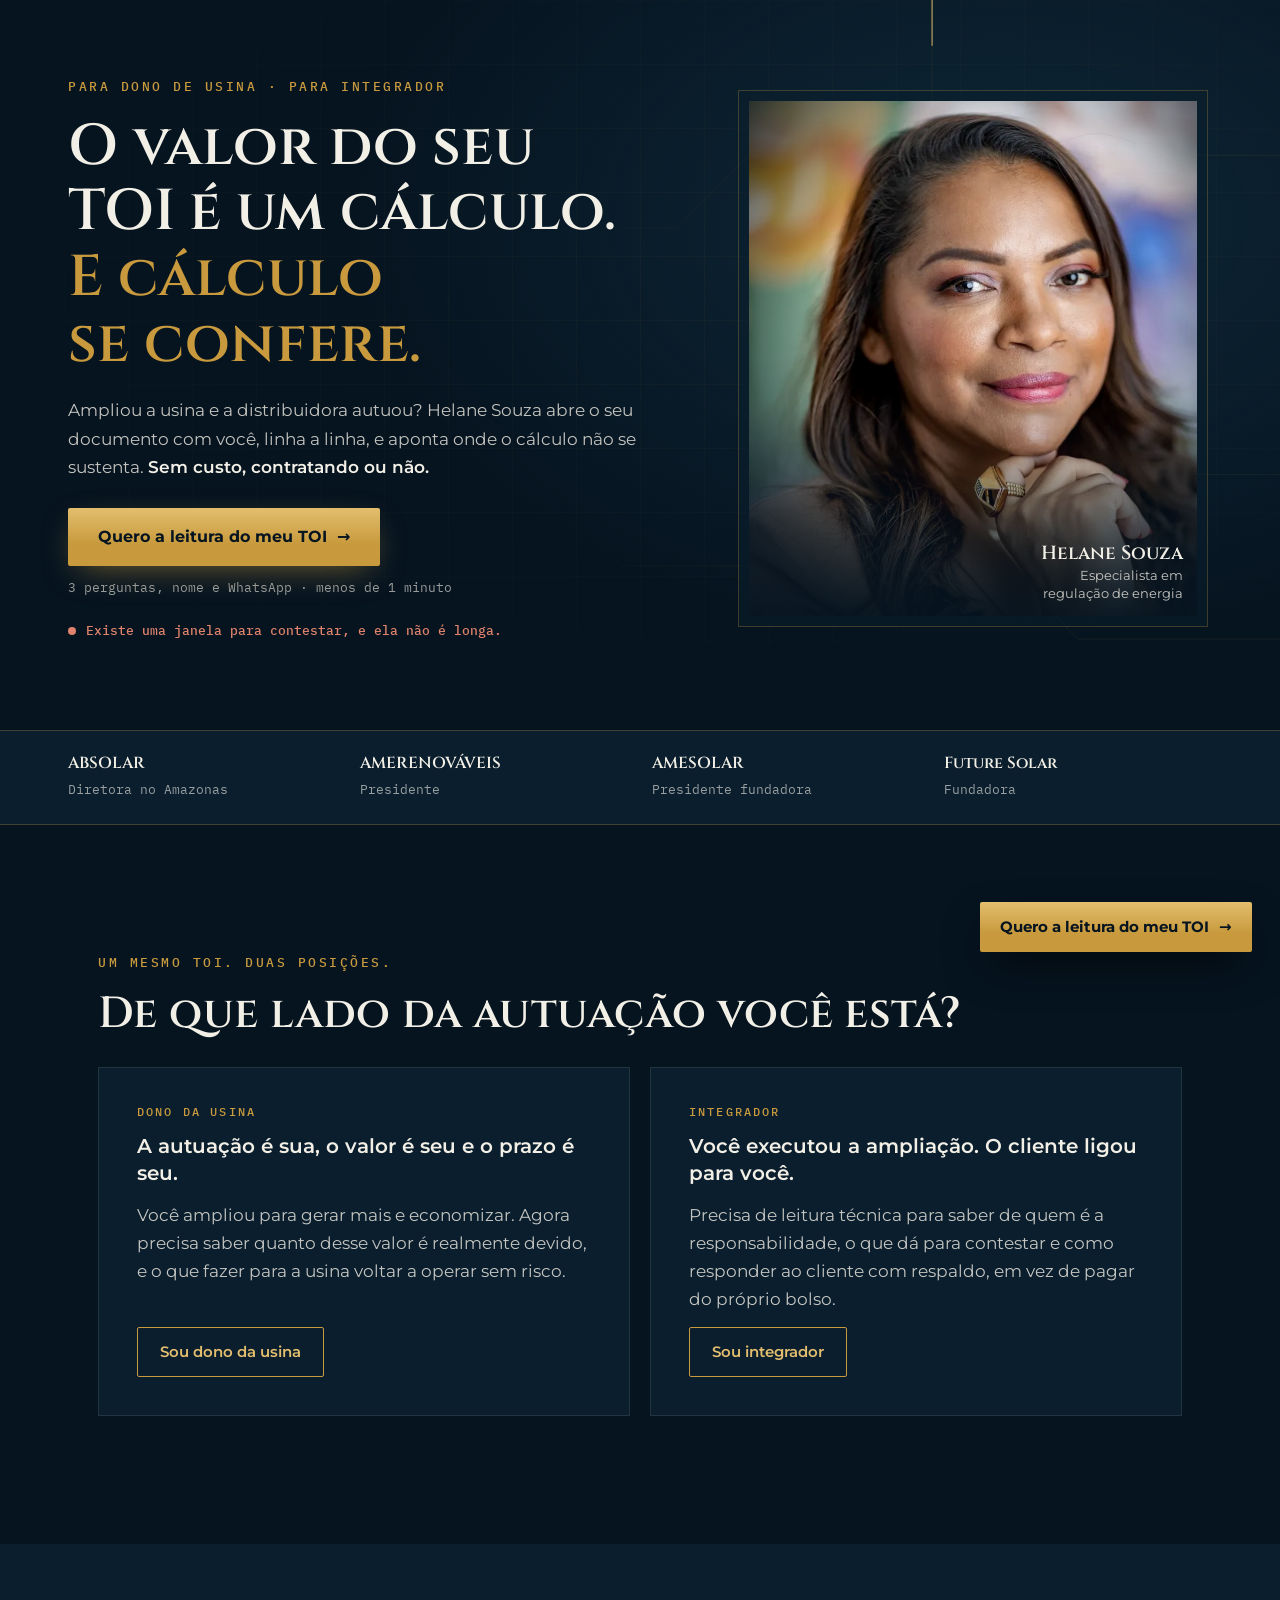
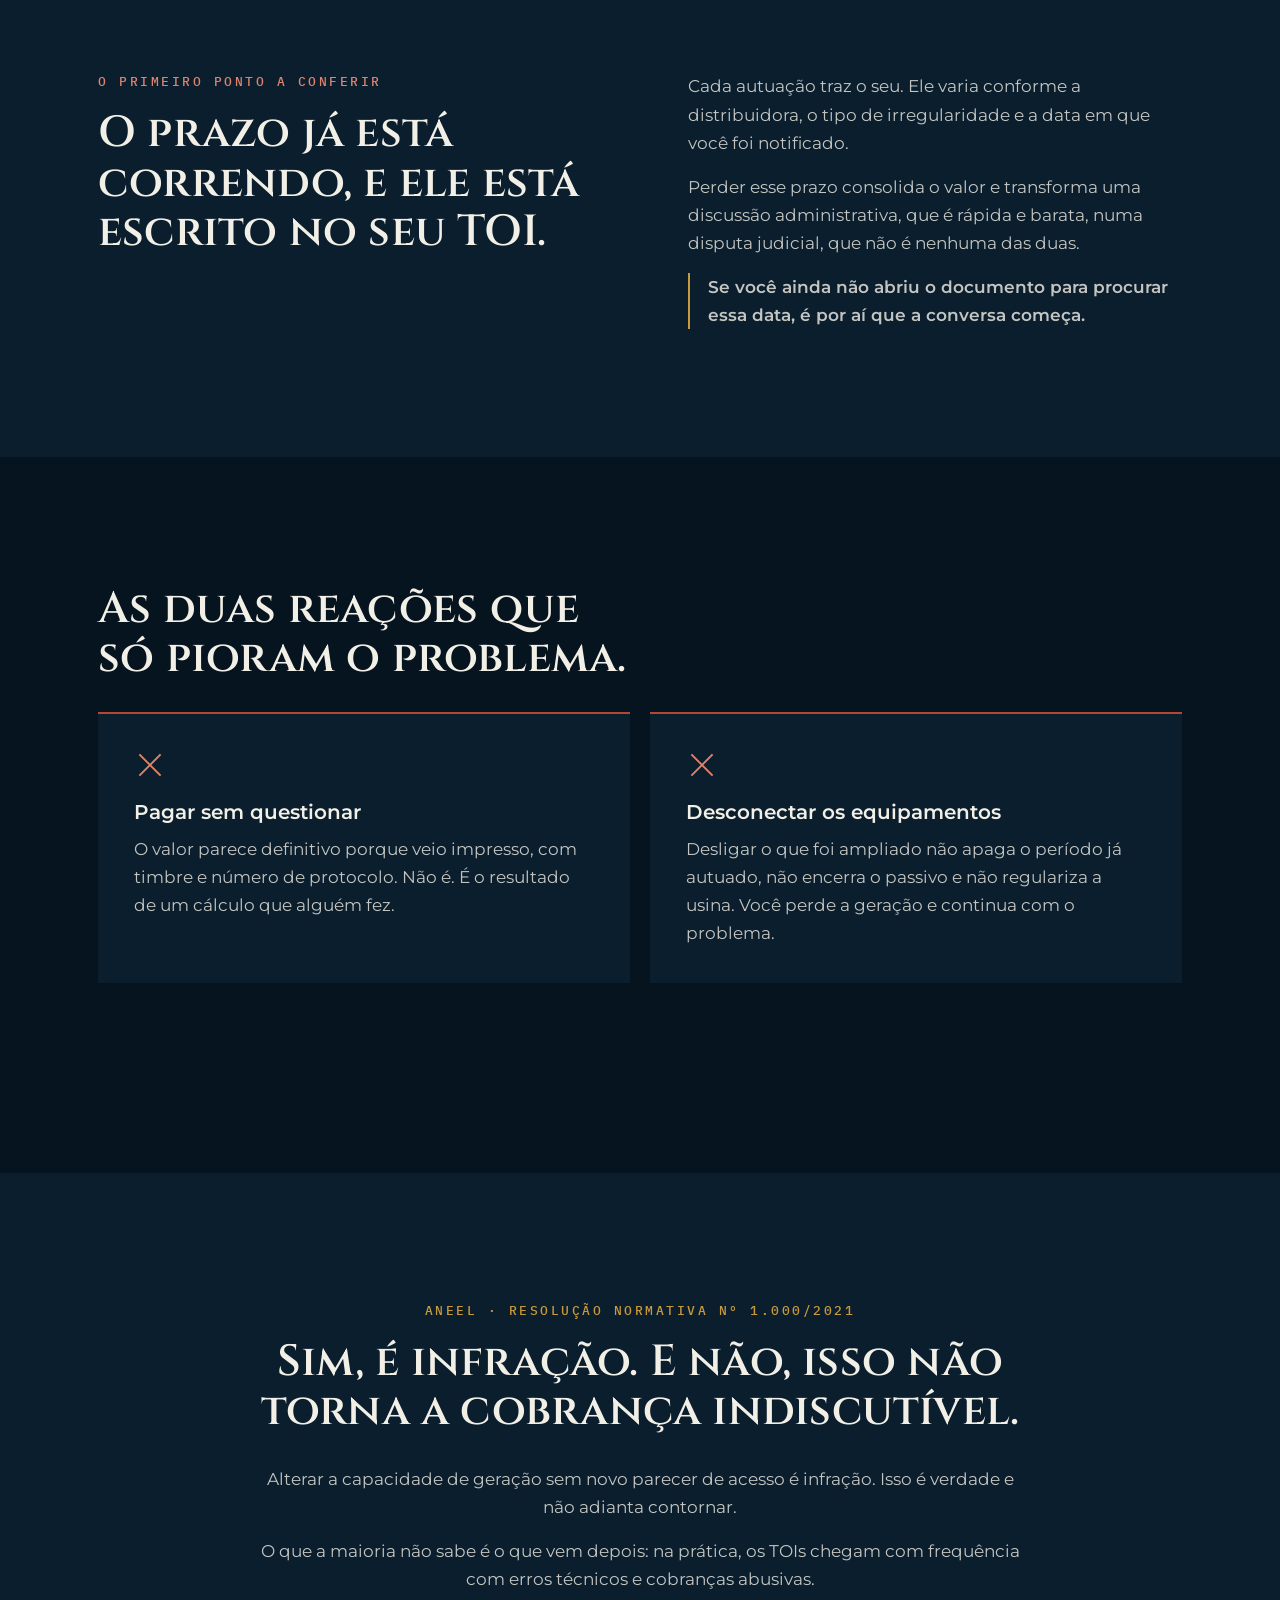
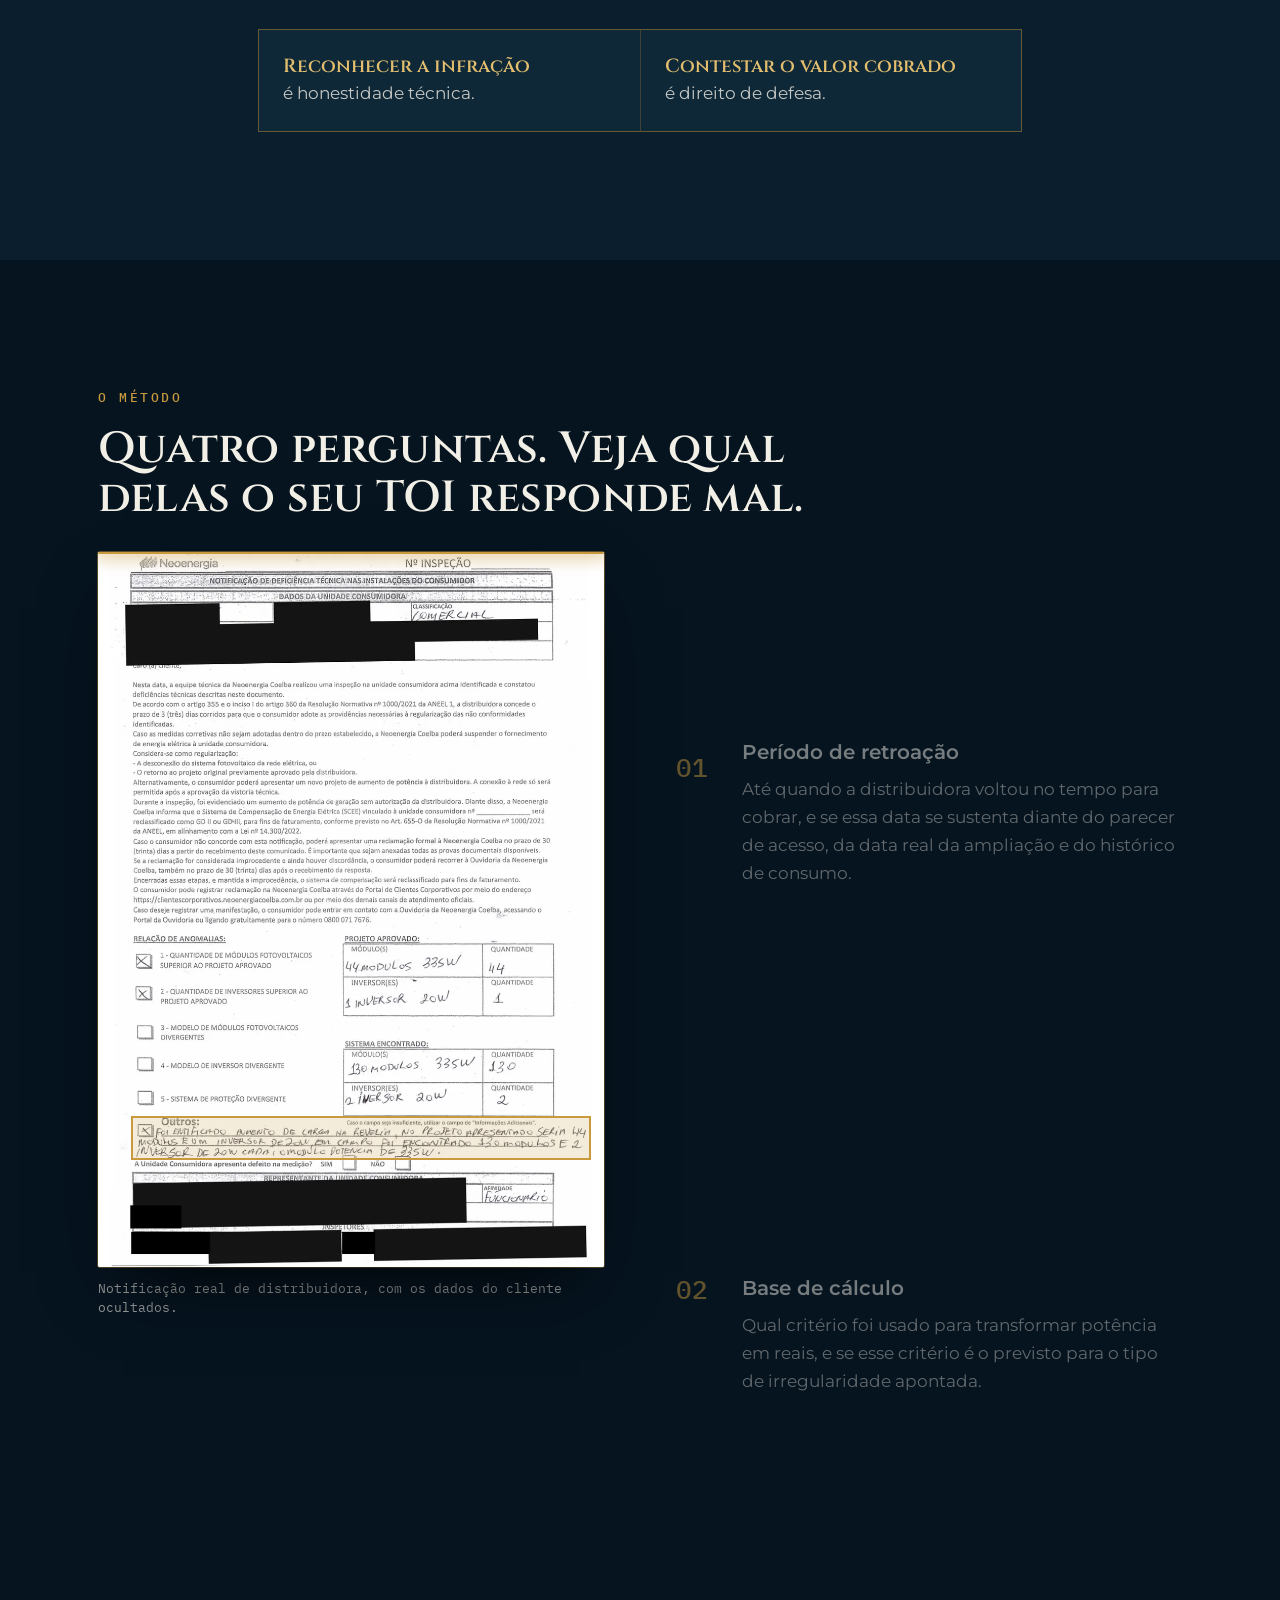
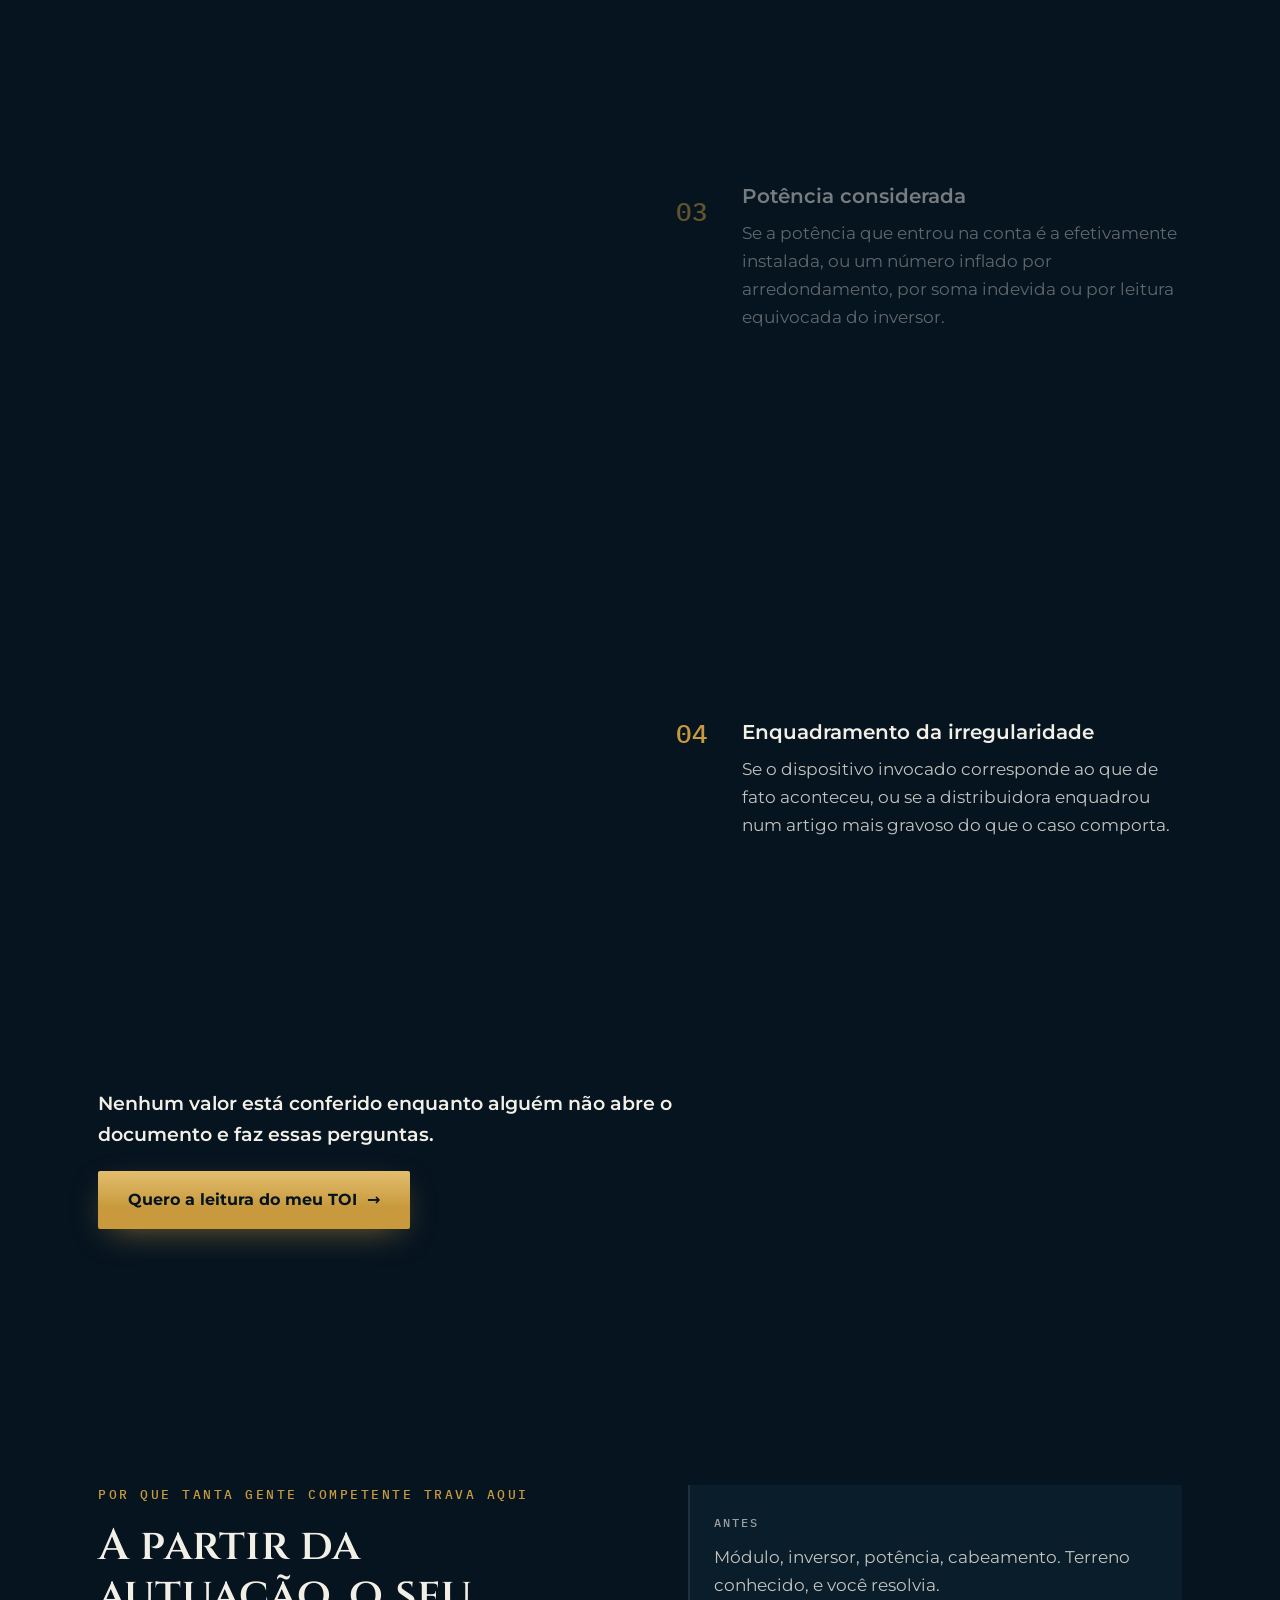
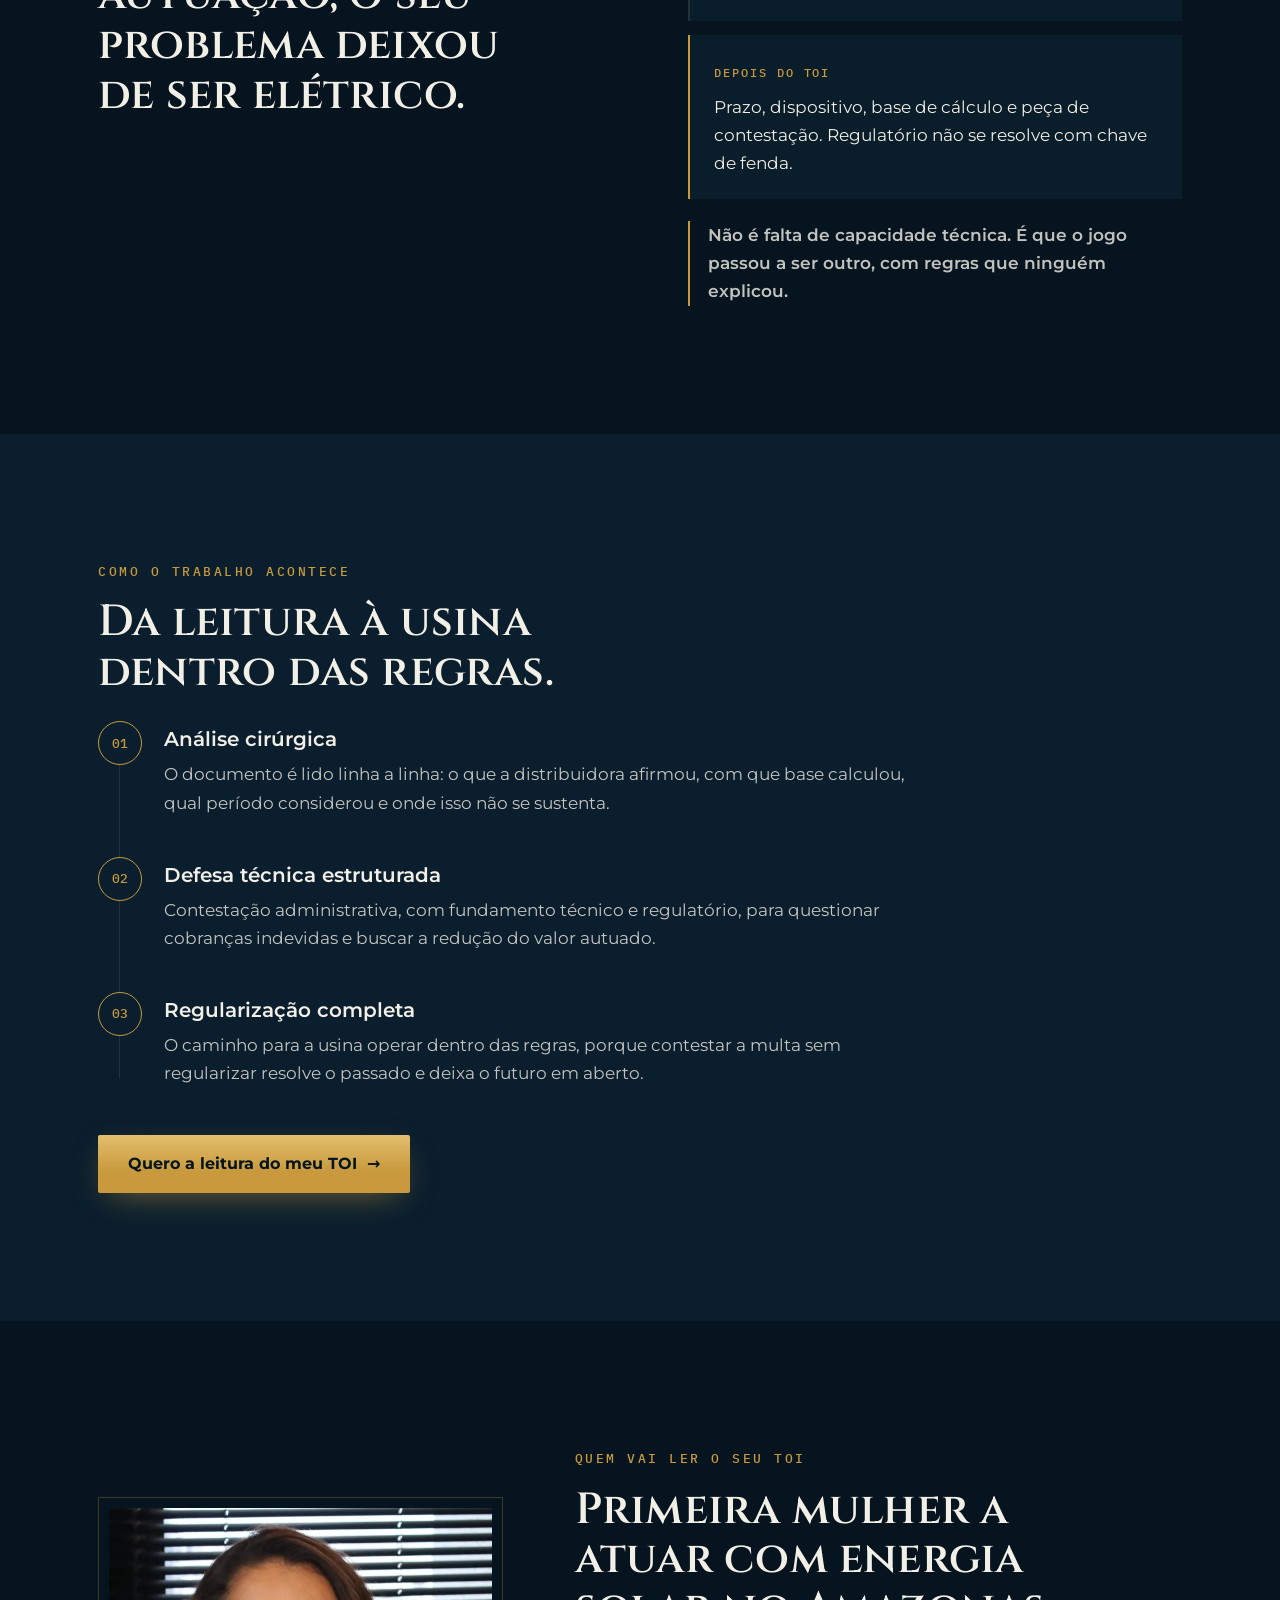
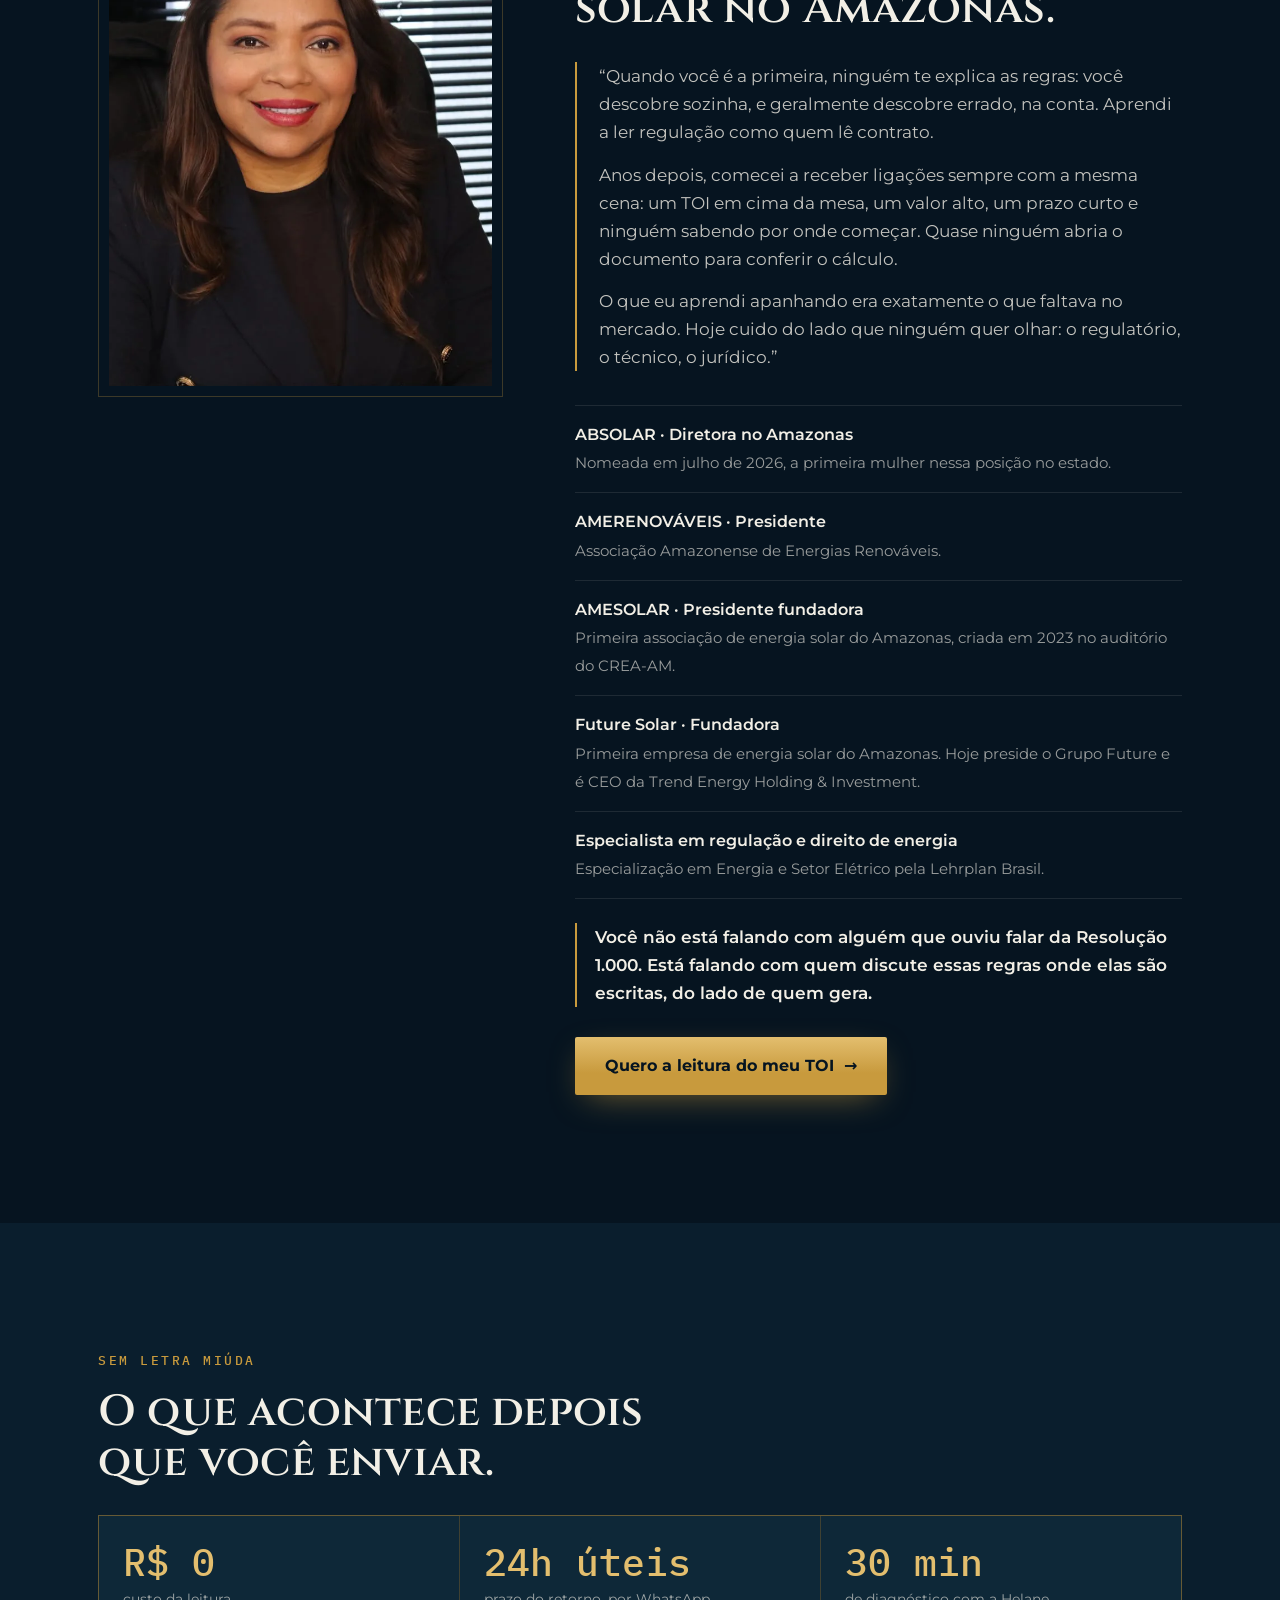
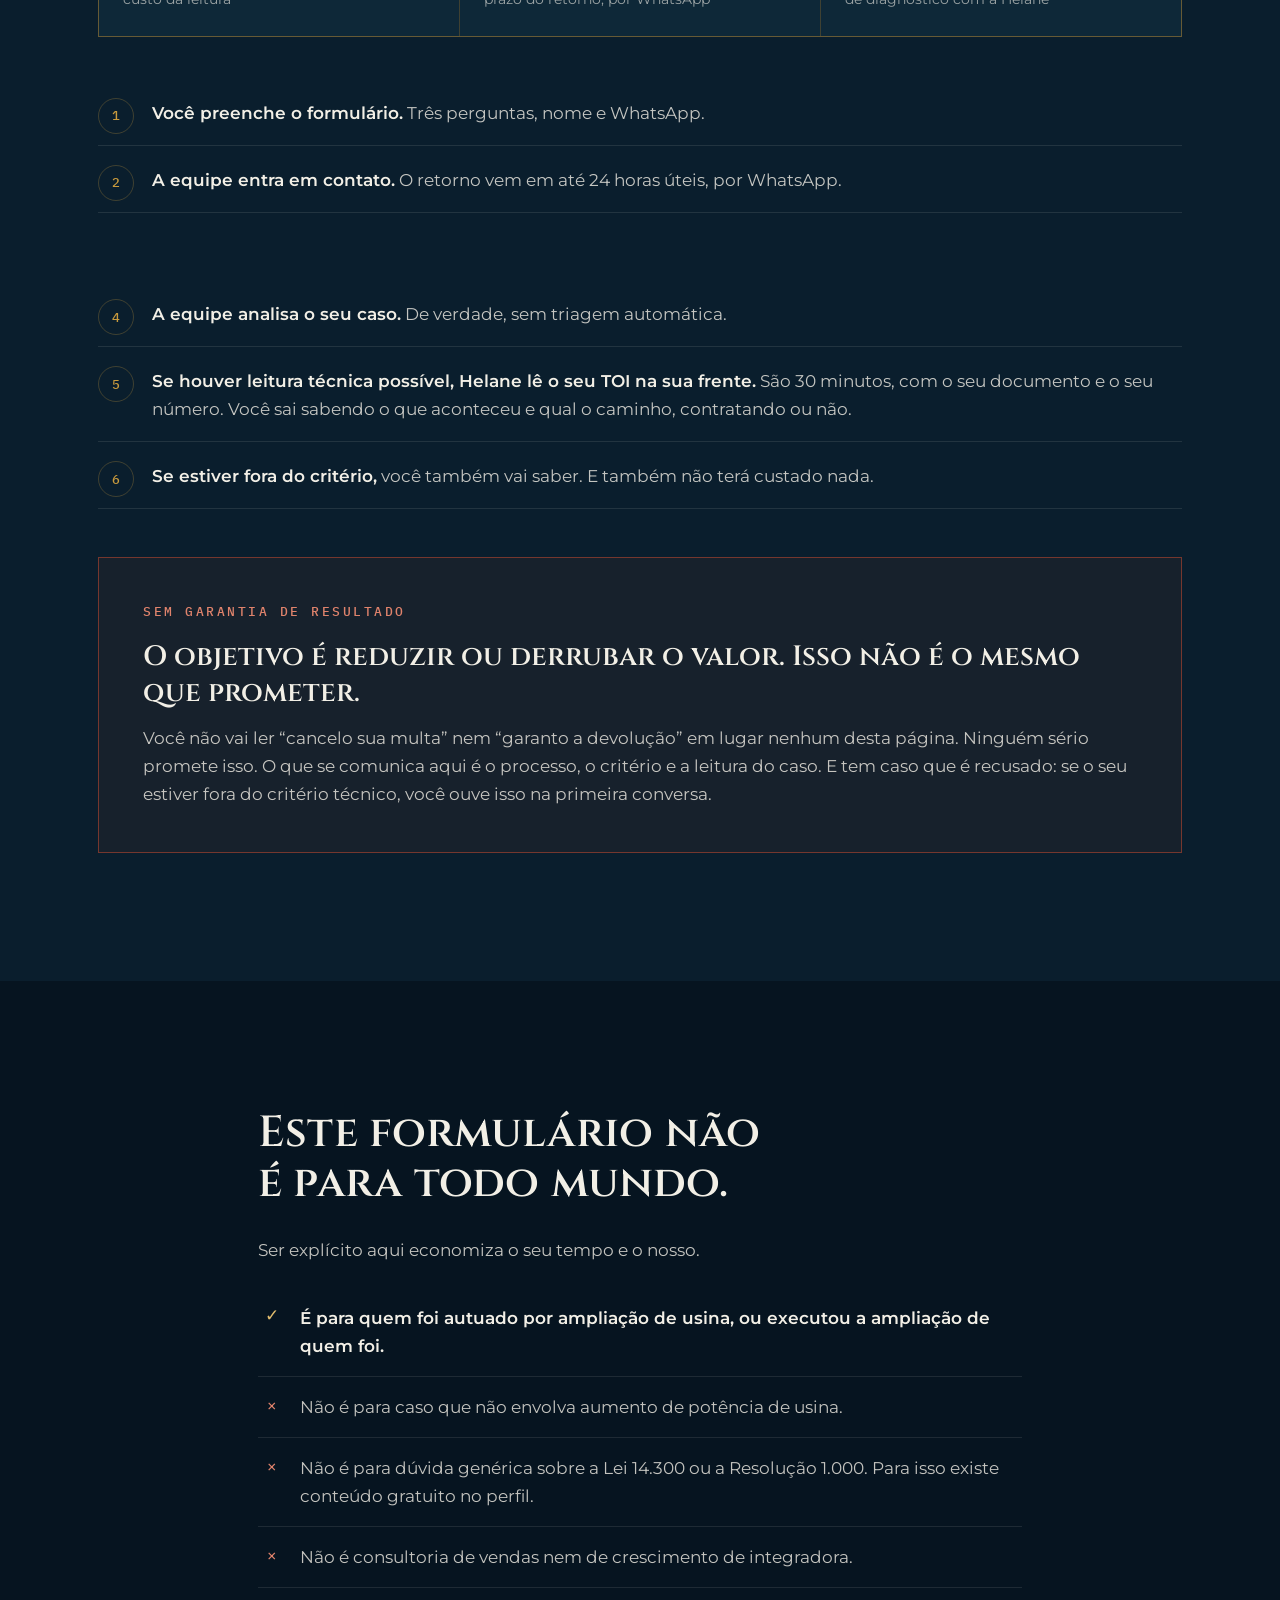
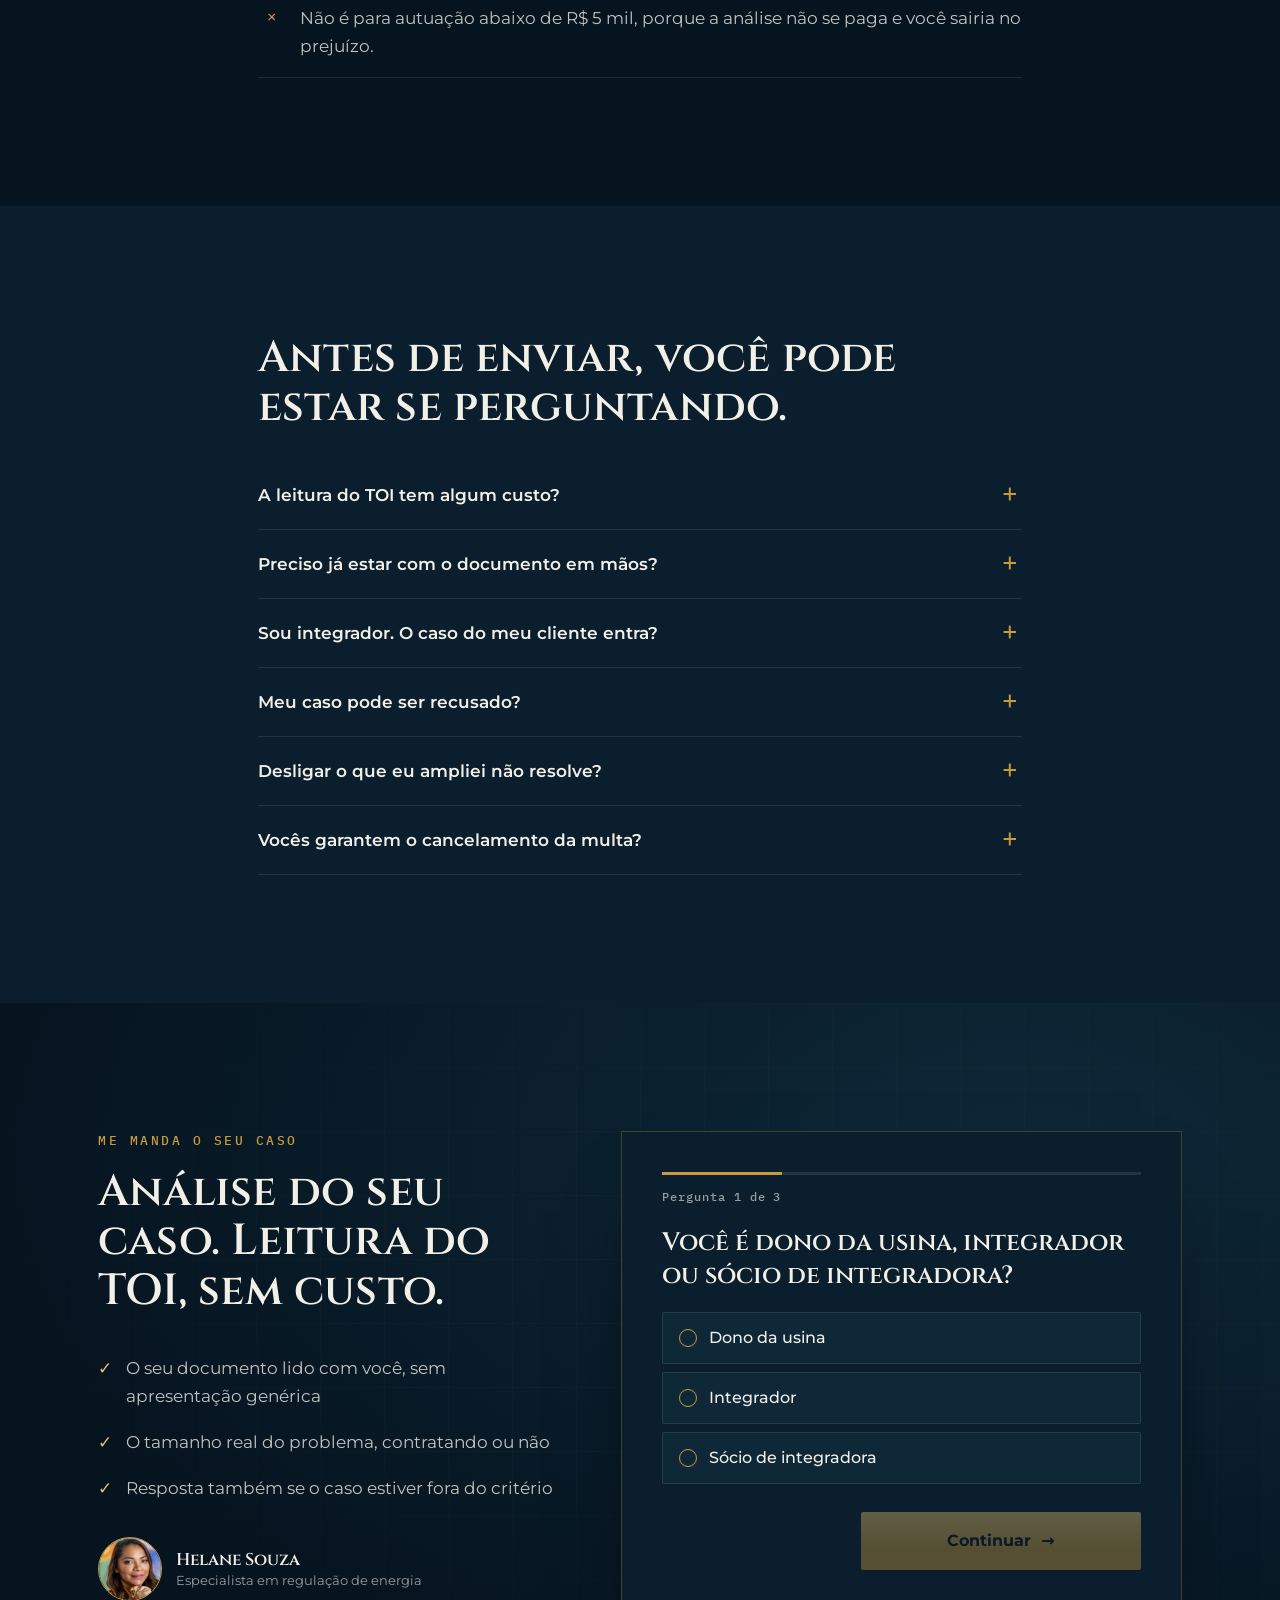
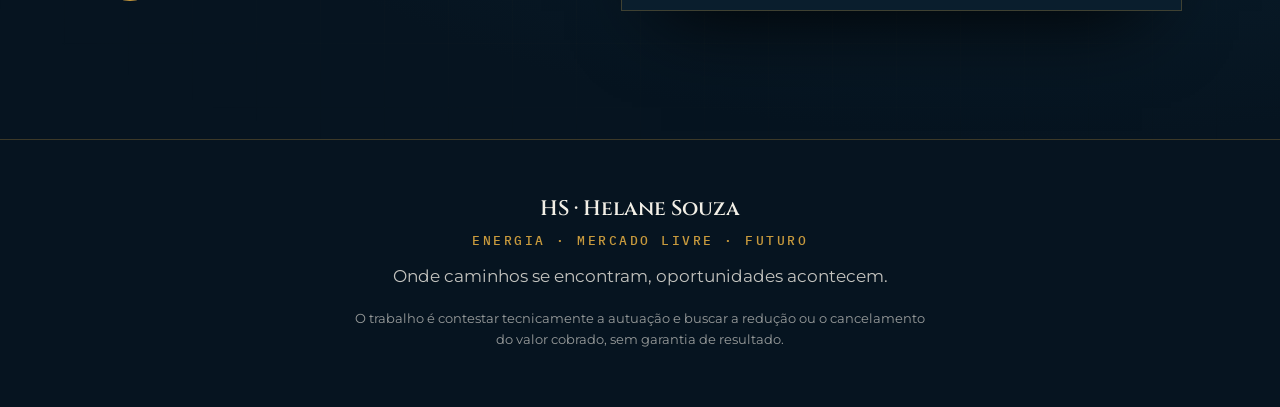
<file: index.html>
<!DOCTYPE html>
<html lang="pt-BR">
<head>
<meta charset="utf-8">
<meta name="viewport" content="width=device-width, initial-scale=1">
<title>Leitura do TOI — Helane Souza</title>
<meta name="description" content="Foi autuado por ampliar a usina? Helane Souza lê o seu TOI com você, linha a linha, e mostra onde o cálculo não se sustenta. Leitura sem custo, contratando ou não.">
<meta name="theme-color" content="#061420">
<meta property="og:type" content="website">
<meta property="og:locale" content="pt_BR">
<meta property="og:url" content="https://helanesouza.com.br/">
<meta property="og:title" content="O valor do seu TOI é um cálculo. E cálculo se confere.">
<meta property="og:description" content="Leitura do TOI sem custo com Helane Souza, para dono de usina e integrador.">
<meta property="og:image" content="https://helanesouza.com.br/assets/helane-retrato.webp">
<link rel="canonical" href="https://helanesouza.com.br/">
<link rel="preload" href="assets/cinzel-600.woff2" as="font" type="font/woff2" crossorigin>
<link rel="preload" href="assets/montserrat-600.woff2" as="font" type="font/woff2" crossorigin>
<link rel="preload" href="assets/helane-retrato.webp" as="image" type="image/webp">
<link rel="stylesheet" href="assets/styles.css">
<script>
document.documentElement.classList.add('js');
// Em ambiente local nada é enviado para o Pixel nem para a planilha.
window.HS_LOCAL = !/^https?:$/.test(location.protocol) || /^(localhost|127\.0\.0\.1|\[::1\])$/.test(location.hostname);
if (!window.HS_LOCAL) {
!function(f,b,e,v,n,t,s){if(f.fbq)return;n=f.fbq=function(){n.callMethod?
n.callMethod.apply(n,arguments):n.queue.push(arguments)};if(!f._fbq)f._fbq=n;
n.push=n;n.loaded=!0;n.version='2.0';n.queue=[];t=b.createElement(e);t.async=!0;
t.src=v;s=b.getElementsByTagName(e)[0];s.parentNode.insertBefore(t,s)}(window,
document,'script','https://connect.facebook.net/en_US/fbevents.js');
fbq('init', '1154028900530479');
fbq('track', 'PageView');
}
</script>
<noscript><img height="1" width="1" style="display:none" alt="" src="https://www.facebook.com/tr?id=1154028900530479&ev=PageView&noscript=1"></noscript>
</head>
<body>
<div class="progresso" aria-hidden="true"><span id="progresso-barra"></span></div>

<main>

<!-- 01 · HERO -->
<section class="hero" id="topo">
  <div class="grade-tecnica" aria-hidden="true"></div>
  <svg class="circuito" viewBox="0 0 1440 800" preserveAspectRatio="xMidYMid slice" aria-hidden="true">
    <g class="circuito-base">
      <path d="M-20 170H320L400 250H760L840 170H1460"/>
      <path d="M-20 620H240L320 540H620L700 620H1120L1200 700H1460"/>
      <path d="M1040 -20V120L1120 200V440L1200 520H1460"/>
    </g>
    <g class="circuito-pulso">
      <path d="M-20 170H320L400 250H760L840 170H1460"/>
      <path d="M-20 620H240L320 540H620L700 620H1120L1200 700H1460"/>
      <path d="M1040 -20V120L1120 200V440L1200 520H1460"/>
    </g>
  </svg>

  <div class="hero-in">
    <div class="hero-texto">
      <p class="rotulo">Para dono de usina · Para integrador</p>
      <h1>O valor do seu TOI é um cálculo. <em>E cálculo se confere.</em></h1>
      <p class="hero-sub">Ampliou a usina e a distribuidora autuou? Helane Souza abre o seu documento com você, linha a linha, e aponta onde o cálculo não se sustenta. <strong>Sem custo, contratando ou não.</strong></p>
      <div class="cta-bloco" id="ancora-sticky">
        <a class="cta" href="#formulario" data-cta="hero"><span data-cta-texto>Quero a leitura do meu TOI</span> <span aria-hidden="true">→</span></a>
        <p class="micro">3 perguntas, nome e WhatsApp · menos de 1 minuto</p>
      </div>
      <p class="hero-alerta"><span class="ponto" aria-hidden="true"></span>Existe uma janela para contestar, e ela não é longa.</p>
    </div>

    <div class="hero-visual">
      <figure class="retrato">
        <img src="assets/helane-retrato.webp" width="760" height="1142" alt="Retrato de Helane Souza, especialista em regulação de energia" fetchpriority="high">
        <figcaption><strong>Helane Souza</strong><span>Especialista em regulação de energia</span></figcaption>
      </figure>
    </div>
  </div>
</section>

<!-- 02 · CREDIBILIDADE -->
<section class="faixa" aria-label="Credenciais de Helane Souza">
  <ul class="faixa-lista">
    <li><b>ABSOLAR</b><span>Diretora no Amazonas</span></li>
    <li><b>AMERENOVÁVEIS</b><span>Presidente</span></li>
    <li><b>AMESOLAR</b><span>Presidente fundadora</span></li>
    <li><b>Future Solar</b><span>Fundadora</span></li>
  </ul>
</section>

<!-- 03 · AUTOSSELEÇÃO -->
<section class="secao" id="publico">
  <div class="contem">
    <p class="rotulo" data-reveal>Um mesmo TOI. Duas posições.</p>
    <h2 class="dividir">De que lado da autuação você está?</h2>
    <div class="publicos" role="group" aria-label="Escolha o seu perfil">
      <article class="publico" data-publico-card="dono" data-reveal>
        <p class="publico-tag">Dono da usina</p>
        <h3>A autuação é sua, o valor é seu e o prazo é seu.</h3>
        <p>Você ampliou para gerar mais e economizar. Agora precisa saber quanto desse valor é realmente devido, e o que fazer para a usina voltar a operar sem risco.</p>
        <button type="button" class="botao-linha" data-publico="dono" aria-pressed="false">Sou dono da usina</button>
      </article>
      <article class="publico" data-publico-card="integrador" data-reveal>
        <p class="publico-tag">Integrador</p>
        <h3>Você executou a ampliação. O cliente ligou para você.</h3>
        <p>Precisa de leitura técnica para saber de quem é a responsabilidade, o que dá para contestar e como responder ao cliente com respaldo, em vez de pagar do próprio bolso.</p>
        <button type="button" class="botao-linha" data-publico="integrador" aria-pressed="false">Sou integrador</button>
      </article>
    </div>
  </div>
</section>

<!-- 04 · PRAZO -->
<section class="secao secao--alt" id="prazo">
  <div class="contem duas">
    <div>
      <p class="rotulo rotulo--alerta" data-reveal>O primeiro ponto a conferir</p>
      <h2 class="dividir">O prazo já está correndo, e ele está escrito no seu TOI.</h2>
    </div>
    <div class="texto" data-reveal>
      <p>Cada autuação traz o seu. Ele varia conforme a distribuidora, o tipo de irregularidade e a data em que você foi notificado.</p>
      <p>Perder esse prazo consolida o valor e transforma uma discussão administrativa, que é rápida e barata, numa disputa judicial, que não é nenhuma das duas.</p>
      <p class="destaque">Se você ainda não abriu o documento para procurar essa data, é por aí que a conversa começa.</p>
    </div>
  </div>
</section>

<!-- 05 · OS DOIS ERROS -->
<section class="secao" id="erros">
  <div class="contem">
    <h2 class="dividir">As duas reações que só pioram o problema.</h2>
    <div class="erros">
      <article class="erro" data-reveal>
        <span class="erro-x" aria-hidden="true"></span>
        <h3>Pagar sem questionar</h3>
        <p>O valor parece definitivo porque veio impresso, com timbre e número de protocolo. Não é. É o resultado de um cálculo que alguém fez.</p>
      </article>
      <article class="erro" data-reveal>
        <span class="erro-x" aria-hidden="true"></span>
        <h3>Desconectar os equipamentos</h3>
        <p>Desligar o que foi ampliado não apaga o período já autuado, não encerra o passivo e não regulariza a usina. Você perde a geração e continua com o problema.</p>
      </article>
    </div>
    <p class="fecho" data-reveal>Nos dois casos, o prazo continua correndo enquanto você decide.</p>
  </div>
</section>

<!-- 06 · A VERDADE INCÔMODA -->
<section class="secao secao--alt secao--centro" id="infracao">
  <div class="contem contem--estreito">
    <p class="rotulo" data-reveal>ANEEL · Resolução Normativa nº 1.000/2021</p>
    <h2 class="dividir">Sim, é infração. E não, isso não torna a cobrança indiscutível.</h2>
    <div class="texto" data-reveal>
      <p>Alterar a capacidade de geração sem novo parecer de acesso é infração. Isso é verdade e não adianta contornar.</p>
      <p>O que a maioria não sabe é o que vem depois: na prática, os TOIs chegam com frequência com erros técnicos e cobranças abusivas.</p>
    </div>
    <div class="balanca" data-reveal>
      <div><b>Reconhecer a infração</b><span>é honestidade técnica.</span></div>
      <div><b>Contestar o valor cobrado</b><span>é direito de defesa.</span></div>
    </div>
  </div>
</section>

<!-- 07 · MÉTODO (SCROLLYTELLING) -->
<section class="secao metodo" id="metodo">
  <div class="contem">
    <p class="rotulo" data-reveal>O método</p>
    <h2 class="dividir">Quatro perguntas. Veja qual delas o seu TOI responde mal.</h2>
    <div class="metodo-grade">
      <figure class="metodo-doc">
        <div class="doc-folha" id="doc-folha">
          <img src="assets/notificacao.webp" width="1000" height="1414" loading="lazy" alt="Notificação real de distribuidora por aumento de potência, com os dados do cliente ocultados">
          <span class="doc-marca" data-marca="0" aria-hidden="true"></span>
          <span class="doc-marca" data-marca="1" aria-hidden="true"></span>
          <span class="doc-marca" data-marca="2" aria-hidden="true"></span>
          <span class="doc-marca" data-marca="3" aria-hidden="true"></span>
          <span class="toi-scan" aria-hidden="true"></span>
        </div>
        <figcaption>Notificação real de distribuidora, com os dados do cliente ocultados.</figcaption>
      </figure>
      <ol class="metodo-passos">
        <li class="passo" data-passo="0">
          <span class="passo-n">01</span>
          <h3>Período de retroação</h3>
          <p>Até quando a distribuidora voltou no tempo para cobrar, e se essa data se sustenta diante do parecer de acesso, da data real da ampliação e do histórico de consumo.</p>
        </li>
        <li class="passo" data-passo="1">
          <span class="passo-n">02</span>
          <h3>Base de cálculo</h3>
          <p>Qual critério foi usado para transformar potência em reais, e se esse critério é o previsto para o tipo de irregularidade apontada.</p>
        </li>
        <li class="passo" data-passo="2">
          <span class="passo-n">03</span>
          <h3>Potência considerada</h3>
          <p>Se a potência que entrou na conta é a efetivamente instalada, ou um número inflado por arredondamento, por soma indevida ou por leitura equivocada do inversor.</p>
        </li>
        <li class="passo" data-passo="3">
          <span class="passo-n">04</span>
          <h3>Enquadramento da irregularidade</h3>
          <p>Se o dispositivo invocado corresponde ao que de fato aconteceu, ou se a distribuidora enquadrou num artigo mais gravoso do que o caso comporta.</p>
        </li>
      </ol>
    </div>
    <div class="fecho-cta" data-reveal>
      <p>Nenhum valor está conferido enquanto alguém não abre o documento e faz essas perguntas.</p>
      <a class="cta" href="#formulario" data-cta="metodo"><span data-cta-texto>Quero a leitura do meu TOI</span> <span aria-hidden="true">→</span></a>
    </div>
  </div>
</section>

<!-- 08 · AVALIAÇÕES: só aparece quando houver depoimentos reais em assets/depoimentos.js -->
<section class="secao secao--alt avaliacoes" id="avaliacoes" hidden aria-labelledby="avaliacoes-titulo">
  <div class="contem">
    <p class="aviso-demo" id="aviso-demo" hidden>Pré-visualização do layout. Nenhum depoimento abaixo é real, e este modo não aparece na página publicada.</p>
    <p class="rotulo">Quem já conhece o trabalho</p>
    <h2 id="avaliacoes-titulo">Quem já colocou o TOI em cima da mesa.</h2>
    <div class="av-destaque" id="av-destaque" hidden></div>
    <div class="av-filtros" id="av-filtros" role="group" aria-label="Filtrar avaliações" hidden></div>
    <div class="av-carrossel" id="av-carrossel" role="group" aria-roledescription="carrossel" aria-label="Avaliações de clientes e parceiros">
      <div class="av-trilha" id="av-trilha" tabindex="0"></div>
      <div class="av-controles" id="av-controles" hidden>
        <button type="button" class="av-seta" id="av-ant" aria-label="Avaliação anterior">←</button>
        <div class="av-pontos" id="av-pontos" aria-hidden="true"></div>
        <button type="button" class="av-pausa" id="av-pausa" aria-pressed="false">Pausar</button>
        <button type="button" class="av-seta" id="av-prox" aria-label="Próxima avaliação">→</button>
      </div>
    </div>
    <p class="av-nota" id="av-nota" hidden>Cada caso é único. Resultados anteriores não garantem o mesmo resultado no seu.</p>
  </div>
</section>

<!-- 09 · POR QUE TRAVA -->
<section class="secao" id="virada">
  <div class="contem duas">
    <div>
      <p class="rotulo" data-reveal>Por que tanta gente competente trava aqui</p>
      <h2 class="dividir">A partir da autuação, o seu problema deixou de ser elétrico.</h2>
    </div>
    <div class="virada" data-reveal>
      <div class="virada-antes">
        <b>Antes</b>
        <p>Módulo, inversor, potência, cabeamento. Terreno conhecido, e você resolvia.</p>
      </div>
      <div class="virada-depois">
        <b>Depois do TOI</b>
        <p>Prazo, dispositivo, base de cálculo e peça de contestação. Regulatório não se resolve com chave de fenda.</p>
      </div>
      <p class="destaque">Não é falta de capacidade técnica. É que o jogo passou a ser outro, com regras que ninguém explicou.</p>
    </div>
  </div>
</section>

<!-- 10 · COMO O TRABALHO ACONTECE -->
<section class="secao secao--alt" id="trabalho">
  <div class="contem">
    <p class="rotulo" data-reveal>Como o trabalho acontece</p>
    <h2 class="dividir">Da leitura à usina dentro das regras.</h2>
    <ol class="trilho" data-trilho>
      <li class="trilho-fio" aria-hidden="true"><span></span></li>
      <li class="etapa" data-reveal>
        <span class="etapa-n">01</span>
        <div><h3>Análise cirúrgica</h3><p>O documento é lido linha a linha: o que a distribuidora afirmou, com que base calculou, qual período considerou e onde isso não se sustenta.</p></div>
      </li>
      <li class="etapa" data-reveal>
        <span class="etapa-n">02</span>
        <div><h3>Defesa técnica estruturada</h3><p>Contestação administrativa, com fundamento técnico e regulatório, para questionar cobranças indevidas e buscar a redução do valor autuado.</p></div>
      </li>
      <li class="etapa" data-reveal>
        <span class="etapa-n">03</span>
        <div><h3>Regularização completa</h3><p>O caminho para a usina operar dentro das regras, porque contestar a multa sem regularizar resolve o passado e deixa o futuro em aberto.</p></div>
      </li>
    </ol>
    <div class="fecho-cta" data-reveal>
      <a class="cta" href="#formulario" data-cta="trabalho"><span data-cta-texto>Quero a leitura do meu TOI</span> <span aria-hidden="true">→</span></a>
    </div>
  </div>
</section>

<!-- 11 · HELANE -->
<section class="secao helane" id="helane">
  <div class="contem helane-grade">
    <figure class="helane-foto" data-reveal>
      <img src="assets/helane-escritorio.webp" width="1280" height="854" loading="lazy" alt="Helane Souza sorrindo, de blazer escuro, em um escritório">
    </figure>
    <div class="helane-texto">
      <p class="rotulo" data-reveal>Quem vai ler o seu TOI</p>
      <h2 class="dividir">Primeira mulher a atuar com energia solar no Amazonas.</h2>
      <blockquote data-reveal>
        <p>“Quando você é a primeira, ninguém te explica as regras: você descobre sozinha, e geralmente descobre errado, na conta. Aprendi a ler regulação como quem lê contrato.</p>
        <p>Anos depois, comecei a receber ligações sempre com a mesma cena: um TOI em cima da mesa, um valor alto, um prazo curto e ninguém sabendo por onde começar. Quase ninguém abria o documento para conferir o cálculo.</p>
        <p>O que eu aprendi apanhando era exatamente o que faltava no mercado. Hoje cuido do lado que ninguém quer olhar: o regulatório, o técnico, o jurídico.”</p>
      </blockquote>
      <ul class="credenciais">
        <li data-reveal><b>ABSOLAR · Diretora no Amazonas</b><span>Nomeada em julho de 2026, a primeira mulher nessa posição no estado.</span></li>
        <li data-reveal><b>AMERENOVÁVEIS · Presidente</b><span>Associação Amazonense de Energias Renováveis.</span></li>
        <li data-reveal><b>AMESOLAR · Presidente fundadora</b><span>Primeira associação de energia solar do Amazonas, criada em 2023 no auditório do CREA-AM.</span></li>
        <li data-reveal><b>Future Solar · Fundadora</b><span>Primeira empresa de energia solar do Amazonas. Hoje preside o Grupo Future e é CEO da Trend Energy Holding &amp; Investment.</span></li>
        <li data-reveal><b>Especialista em regulação e direito de energia</b><span>Especialização em Energia e Setor Elétrico pela Lehrplan Brasil.</span></li>
      </ul>
      <p class="destaque" data-reveal>Você não está falando com alguém que ouviu falar da Resolução 1.000. Está falando com quem discute essas regras onde elas são escritas, do lado de quem gera.</p>
      <a class="cta" href="#formulario" data-cta="helane" data-reveal><span data-cta-texto>Quero a leitura do meu TOI</span> <span aria-hidden="true">→</span></a>
    </div>
  </div>
</section>

<!-- 12 · O QUE ACONTECE DEPOIS + SEM GARANTIA -->
<section class="secao secao--alt" id="depois">
  <div class="contem">
    <p class="rotulo" data-reveal>Sem letra miúda</p>
    <h2 class="dividir">O que acontece depois que você enviar.</h2>
    <div class="numeros" data-reveal>
      <div><b>R$ <span data-contar="0">0</span></b><span>custo da leitura</span></div>
      <div><b><span data-contar="24">24</span>h úteis</b><span>prazo do retorno, por WhatsApp</span></div>
      <div><b><span data-contar="30">30</span> min</b><span>de diagnóstico com a Helane</span></div>
    </div>
    <ol class="sequencia">
      <li data-reveal><b>Você preenche o formulário.</b> Três perguntas, nome e WhatsApp.</li>
      <li data-reveal><b>A equipe entra em contato.</b> O retorno vem em até 24 horas úteis, por WhatsApp.</li>
      <li data-reveal><b>Você envia o seu documento.</b> É a partir dele que o caso é analisado.</li>
      <li data-reveal><b>A equipe analisa o seu caso.</b> De verdade, sem triagem automática.</li>
      <li data-reveal><b>Se houver leitura técnica possível, Helane lê o seu TOI na sua frente.</b> São 30 minutos, com o seu documento e o seu número. Você sai sabendo o que aconteceu e qual o caminho, contratando ou não.</li>
      <li data-reveal><b>Se estiver fora do critério,</b> você também vai saber. E também não terá custado nada.</li>
    </ol>
    <aside class="garantia" data-reveal>
      <p class="rotulo rotulo--alerta">Sem garantia de resultado</p>
      <h3>O objetivo é reduzir ou derrubar o valor. Isso não é o mesmo que prometer.</h3>
      <p>Você não vai ler “cancelo sua multa” nem “garanto a devolução” em lugar nenhum desta página. Ninguém sério promete isso. O que se comunica aqui é o processo, o critério e a leitura do caso. E tem caso que é recusado: se o seu estiver fora do critério técnico, você ouve isso na primeira conversa.</p>
    </aside>
  </div>
</section>

<!-- 13 · PARA QUEM É -->
<section class="secao" id="criterio">
  <div class="contem contem--estreito">
    <h2 class="dividir">Este formulário não é para todo mundo.</h2>
    <p class="intro" data-reveal>Ser explícito aqui economiza o seu tempo e o nosso.</p>
    <ul class="criterio">
      <li class="sim" data-reveal>É para quem foi autuado por ampliação de usina, ou executou a ampliação de quem foi.</li>
      <li data-reveal>Não é para caso que não envolva aumento de potência de usina.</li>
      <li data-reveal>Não é para dúvida genérica sobre a Lei 14.300 ou a Resolução 1.000. Para isso existe conteúdo gratuito no perfil.</li>
      <li data-reveal>Não é consultoria de vendas nem de crescimento de integradora.</li>
      <li data-reveal>Não é para autuação abaixo de R$ 5 mil, porque a análise não se paga e você sairia no prejuízo.</li>
    </ul>
  </div>
</section>

<!-- 14 · PERGUNTAS -->
<section class="secao secao--alt" id="perguntas">
  <div class="contem contem--estreito">
    <h2 class="dividir">Antes de enviar, você pode estar se perguntando.</h2>
    <div class="faq">
      <details data-reveal><summary>A leitura do TOI tem algum custo?</summary><p>Não. O formulário e a leitura são sem custo e sem compromisso. Você sai da conversa sabendo o tamanho real do problema, contratando ou não.</p></details>
      <details data-reveal><summary>Preciso já estar com o documento em mãos?</summary><p>Não para preencher o formulário. Ele tem opção para quem foi avisado e não recebeu, para quem só viu a conta mudar e para quem não sabe. O documento entra depois, quando a equipe falar com você. Vale procurá-lo desde já, porque é nele que está o seu prazo.</p></details>
      <details data-reveal><summary>Sou integrador. O caso do meu cliente entra?</summary><p>Sim. O formulário é para quem foi autuado por ampliação de usina e também para quem executou a ampliação.</p></details>
      <details data-reveal><summary>Meu caso pode ser recusado?</summary><p>Pode. Se estiver fora do critério técnico, você ouve isso já na primeira conversa, e isso não terá custado nada.</p></details>
      <details data-reveal><summary>Desligar o que eu ampliei não resolve?</summary><p>Não. Desligar não apaga o período já autuado, não encerra o passivo e não regulariza a usina. Você perde a geração e continua com o problema.</p></details>
      <details data-reveal><summary>Vocês garantem o cancelamento da multa?</summary><p>Não. O trabalho é contestar tecnicamente a autuação e buscar a redução ou o cancelamento do valor cobrado, sem garantia de resultado.</p></details>
    </div>
  </div>
</section>

<!-- 15 · FORMULÁRIO -->
<section class="secao form-secao" id="formulario">
  <div class="grade-tecnica" aria-hidden="true"></div>
  <div class="contem form-grade">
    <div class="form-lado">
      <p class="rotulo" data-reveal>Me manda o seu caso</p>
      <h2 class="dividir" id="form-titulo">Análise do seu caso. Leitura do TOI, sem custo.</h2>
      <ul class="recebe" data-reveal>
        <li>O seu documento lido com você, sem apresentação genérica</li>
        <li>O tamanho real do problema, contratando ou não</li>
        <li>Resposta também se o caso estiver fora do critério</li>
      </ul>
      <figure class="form-depo" id="form-depo" hidden></figure>
      <div class="form-assina" data-reveal>
        <img src="assets/helane-retrato.webp" width="64" height="64" loading="lazy" alt="">
        <p><b>Helane Souza</b><span>Especialista em regulação de energia</span></p>
      </div>
    </div>

    <form class="form" id="form-toi" novalidate>
      <div class="form-progresso" aria-hidden="true"><span id="form-barra"></span></div>
      <p class="form-etapa-txt" id="form-etapa-txt" aria-live="polite">Pergunta 1 de 3</p>

      <fieldset class="etapa-form" data-etapa="0">
        <legend tabindex="-1">Você é dono da usina, integrador ou sócio de integradora?</legend>
        <label class="opcao"><input type="radio" name="perfil" value="Dono da usina"><span>Dono da usina</span></label>
        <label class="opcao"><input type="radio" name="perfil" value="Integrador"><span>Integrador</span></label>
        <label class="opcao"><input type="radio" name="perfil" value="Sócio de integradora"><span>Sócio de integradora</span></label>
      </fieldset>

      <fieldset class="etapa-form" data-etapa="1">
        <legend tabindex="-1">Você já recebeu o TOI ou a notificação por escrito?</legend>
        <label class="opcao"><input type="radio" name="documento" value="Sim, tenho o documento"><span>Sim, tenho o documento</span></label>
        <label class="opcao"><input type="radio" name="documento" value="Fui avisado mas não recebi"><span>Fui avisado mas não recebi</span></label>
        <label class="opcao"><input type="radio" name="documento" value="Só a conta mudou"><span>Só a conta mudou</span></label>
        <label class="opcao"><input type="radio" name="documento" value="Não sei"><span>Não sei</span></label>
      </fieldset>

      <fieldset class="etapa-form" data-etapa="2">
        <legend tabindex="-1">Qual a ordem de grandeza do valor autuado?</legend>
        <label class="opcao"><input type="radio" name="valor" value="Abaixo de R$ 5 mil"><span>Abaixo de R$ 5 mil</span></label>
        <label class="opcao"><input type="radio" name="valor" value="R$ 5 mil a R$ 20 mil"><span>R$ 5 mil a R$ 20 mil</span></label>
        <label class="opcao"><input type="radio" name="valor" value="R$ 20 mil a R$ 50 mil"><span>R$ 20 mil a R$ 50 mil</span></label>
        <label class="opcao"><input type="radio" name="valor" value="R$ 50 mil a R$ 150 mil"><span>R$ 50 mil a R$ 150 mil</span></label>
        <label class="opcao"><input type="radio" name="valor" value="Acima de R$ 150 mil"><span>Acima de R$ 150 mil</span></label>
        <label class="opcao"><input type="radio" name="valor" value="Ainda não sei o valor"><span>Ainda não sei o valor</span></label>
      </fieldset>

      <fieldset class="etapa-form" data-etapa="3">
        <legend tabindex="-1">Para onde a resposta deve ir?</legend>
        <label class="campo"><span>Nome</span><input type="text" name="nome" autocomplete="name" required></label>
        <label class="campo"><span>Empresa (opcional)</span><input type="text" name="empresa" autocomplete="organization"></label>
        <label class="campo"><span>WhatsApp com DDD</span><input type="tel" name="whatsapp" inputmode="tel" autocomplete="tel-national" placeholder="(92) 90000-0000" required></label>
        <p class="form-privacidade">Seus dados não são compartilhados. Se o seu caso não estiver dentro do critério, você recebe essa resposta também.</p>
      </fieldset>

      <div class="etapa-form form-fora" data-etapa="fora" tabindex="-1">
        <p class="rotulo rotulo--alerta">Fora do critério</p>
        <h3>Abaixo de R$ 5 mil, a análise não se paga.</h3>
        <p>Você sairia no prejuízo, e por isso esse caso não entra. Para dúvidas sobre a regulação, existe conteúdo gratuito no perfil da Helane. Se a sua resposta mudou, ou se você se enganou, é só corrigir.</p>
        <button type="button" class="botao-linha" id="form-corrigir">Corrigir minha resposta</button>
      </div>

      <p class="form-erro" id="form-erro" role="alert" hidden></p>
      <p class="form-teste" id="form-teste" role="status" hidden>Teste local: nada foi enviado.</p>

      <div class="form-acoes" id="form-acoes">
        <button type="button" class="form-voltar" id="form-voltar">← Voltar</button>
        <button type="button" class="cta cta--form" id="form-avancar">Continuar <span aria-hidden="true">→</span></button>
        <button type="submit" class="cta cta--form" id="form-enviar">Enviar meu caso <span aria-hidden="true">→</span></button>
      </div>
    </form>
  </div>
</section>
</main>

<footer class="rodape">
  <div class="contem">
    <p class="rodape-marca">HS · Helane Souza</p>
    <p class="rotulo">Energia · Mercado livre · Futuro</p>
    <p class="rodape-lema">Onde caminhos se encontram, oportunidades acontecem.</p>
    <p class="rodape-aviso">O trabalho é contestar tecnicamente a autuação e buscar a redução ou o cancelamento do valor cobrado, sem garantia de resultado.</p>
  </div>
</footer>

<div class="fixo" id="fixo" aria-hidden="true">
  <a class="cta cta--fixo" href="#formulario" data-cta="fixo" tabindex="-1"><span data-cta-texto>Quero a leitura do meu TOI</span> <span aria-hidden="true">→</span></a>
</div>

<script src="assets/depoimentos.js"></script>
<script src="assets/main.js"></script>
</body>
</html>
</file>
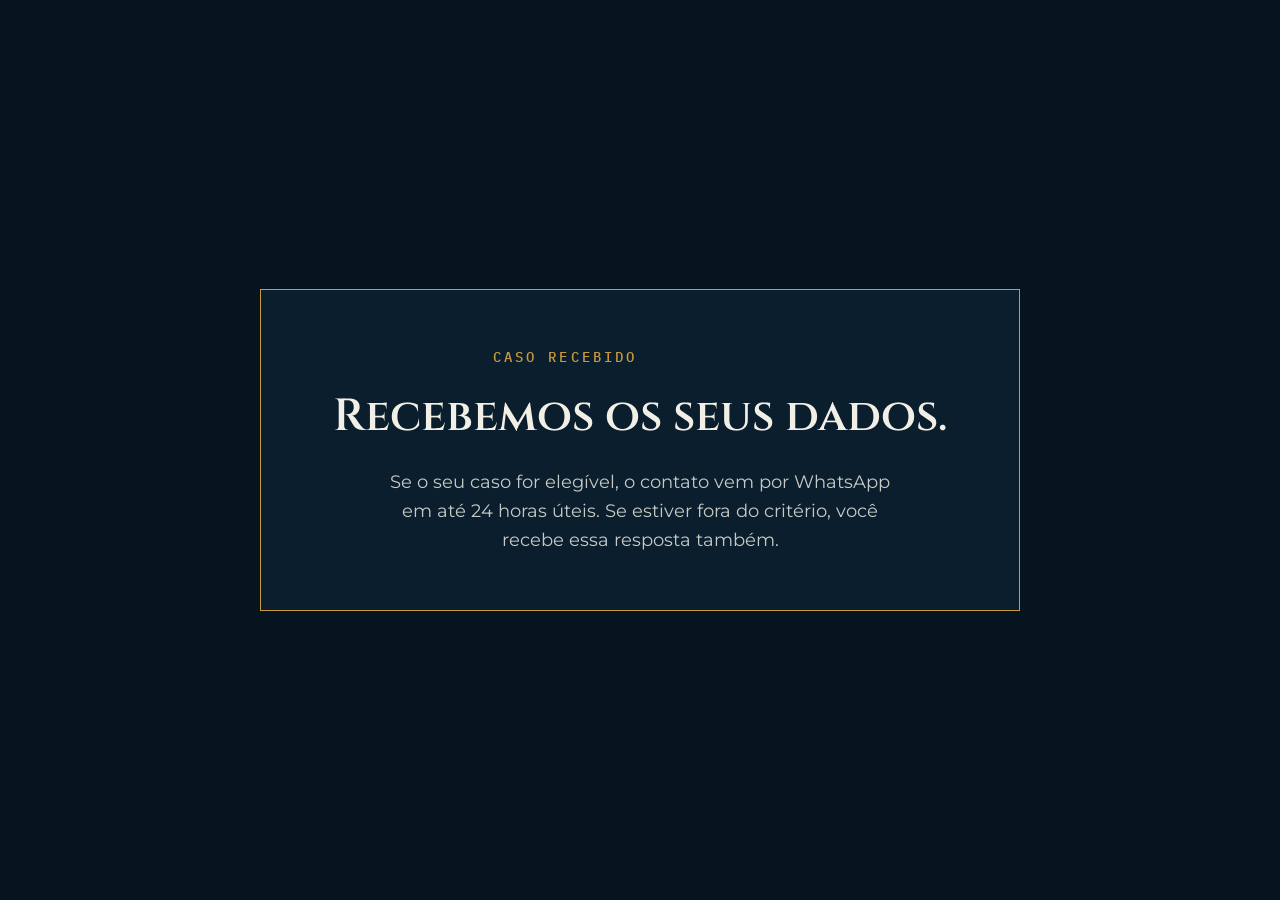
<file: obrigado.html>
<!DOCTYPE html>
<html lang="pt-BR">
<head>
  <meta charset="utf-8">
  <meta name="viewport" content="width=device-width, initial-scale=1">
  <title>Recebemos o seu caso — Helane Souza</title>
  <meta name="robots" content="noindex">

  <link rel="preconnect" href="https://fonts.googleapis.com">
  <link rel="preconnect" href="https://fonts.gstatic.com" crossorigin>
  <link href="https://fonts.googleapis.com/css2?family=Cinzel:wght@600&family=Montserrat:wght@400;600&family=IBM+Plex+Mono:wght@500&display=swap" rel="stylesheet">

  <!-- ============================================================
       META PIXEL
       Troque COLOQUE_SEU_PIXEL_ID_AQUI pelo numero do seu Pixel
       (Gerenciador de Eventos -> conjunto de dados -> numero no topo)
       ============================================================ -->
  <script>
    var META_PIXEL_ID = '1154028900530479';

    !function(f,b,e,v,n,t,s){if(f.fbq)return;n=f.fbq=function(){n.callMethod?
    n.callMethod.apply(n,arguments):n.queue.push(arguments)};if(!f._fbq)f._fbq=n;
    n.push=n;n.loaded=!0;n.version='2.0';n.queue=[];t=b.createElement(e);t.async=!0;
    t.src=v;s=b.getElementsByTagName(e)[0];s.parentNode.insertBefore(t,s)}(window,
    document,'script','https://connect.facebook.net/en_US/fbevents.js');

    if (META_PIXEL_ID && META_PIXEL_ID.indexOf('COLOQUE') === -1) {
      fbq('init', META_PIXEL_ID);
      fbq('track', 'PageView');

      // ---- Evento Lead: dispara 1 vez por envio real ----
      // Se a URL trouxer ?eid=... (id unico gerado pelo formulario),
      // usamos ele para deduplicar com o servidor no futuro.
      (function () {
        var eid = null;
        try { eid = new URLSearchParams(window.location.search).get('eid'); } catch (e) {}

        if (eid) {
          // Um Lead por eid: recarregar a pagina nao dispara de novo.
          var chave = 'helane_lead_' + eid;
          var jaEnviado = false;
          try { jaEnviado = !!localStorage.getItem(chave); } catch (e) {}
          if (!jaEnviado) {
            fbq('track', 'Lead', {}, { eventID: eid });
            try { localStorage.setItem(chave, '1'); } catch (e) {}
          }
        } else {
          // Sem eid (visita direta): gera um id e protege contra recarregar
          // usando a memoria da aba (sessionStorage).
          var jaNaSessao = false;
          try { jaNaSessao = !!sessionStorage.getItem('helane_lead_sessao'); } catch (e) {}
          if (!jaNaSessao) {
            var novoId = (window.crypto && crypto.randomUUID)
              ? crypto.randomUUID()
              : 'lead-' + Date.now() + '-' + Math.random().toString(36).slice(2);
            fbq('track', 'Lead', {}, { eventID: novoId });
            try { sessionStorage.setItem('helane_lead_sessao', novoId); } catch (e) {}
          }
        }
      })();
    }
  </script>
  <noscript><img height="1" width="1" style="display:none" alt=""
    src="https://www.facebook.com/tr?id=1154028900530479&ev=PageView&noscript=1"></noscript>

  <style>
    * { margin: 0; padding: 0; box-sizing: border-box; }
    body {
      background: #061420;
      min-height: 100vh;
      display: flex;
      align-items: center;
      justify-content: center;
      padding: 40px 24px;
      font-family: 'Montserrat', sans-serif;
    }
    .cartao {
      max-width: 760px;
      width: 100%;
      border: 1px solid #C89A3D;
      background: #0A1E2D;
      padding: 56px 44px;
      text-align: center;
    }
    .rotulo {
      font-family: 'IBM Plex Mono', monospace;
      font-weight: 500;
      font-size: 14px;
      letter-spacing: 0.22em;
      color: #C89A3D;
      margin: 0 0 22px;
      text-transform: uppercase;
    }
    h1 {
      font-family: 'Cinzel', serif;
      font-weight: 600;
      font-size: clamp(29px, 4vw, 45px);
      line-height: 1.18;
      margin: 0 0 24px;
      color: #F2EFE6;
    }
    p {
      font-weight: 400;
      font-size: clamp(17px, 1.4vw, 19px);
      line-height: 1.62;
      margin: 0 auto;
      max-width: 520px;
      color: rgba(242, 239, 230, 0.82);
    }
    .agendamento { margin-top: 36px; }
    .agendamento a {
      display: inline-block;
      background: #C89A3D;
      color: #061420;
      font-weight: 600;
      font-size: 16px;
      text-decoration: none;
      padding: 16px 36px;
      letter-spacing: 0.04em;
    }
  </style>
</head>
<body>
  <main class="cartao">
    <p class="rotulo">Caso recebido</p>
    <h1>Recebemos os seus dados.</h1>
    <p>Se o seu caso for elegível, o contato vem por WhatsApp em até 24 horas úteis. Se estiver fora do critério, você recebe essa resposta também.</p>

    <!-- ============================================================
         ESPACO RESERVADO: link de agendamento
         Quando tiver o link (Calendly, Google Agenda etc.),
         troque COLOQUE_SEU_LINK_AQUI e apague os marcadores
         de comentario <!-- e --\> em volta do bloco abaixo.
         ============================================================ -->
    <!--
    <div class="agendamento">
      <a href="COLOQUE_SEU_LINK_AQUI">Agendar minha reunião →</a>
    </div>
    -->
  </main>
</body>
</html>
</file>
<file: assets/styles.css>
@font-face{font-family:'Cinzel';font-weight:400 900;font-display:swap;src:url(cinzel-600.woff2) format('woff2')}
@font-face{font-family:'Montserrat';font-weight:100 900;font-display:swap;src:url(montserrat-600.woff2) format('woff2')}
@font-face{font-family:'IBM Plex Mono';font-weight:400;font-display:swap;src:url(ibm-plex-mono-400.woff2) format('woff2')}
@font-face{font-family:'IBM Plex Mono';font-weight:500;font-display:swap;src:url(ibm-plex-mono-500.woff2) format('woff2')}

:root{
  --azul-0:#061420;--azul-1:#0A1E2D;--azul-2:#0E2838;
  --ouro:#C89A3D;--ouro-claro:#E3BE6E;
  --creme:#F2EFE6;--creme-2:rgba(242,239,230,.8);--creme-3:rgba(242,239,230,.62);
  --alerta:#B4472F;--alerta-claro:#E0836C;
  --linha:rgba(200,154,61,.28);--linha-fraca:rgba(242,239,230,.1);
  --titulo:'Cinzel',Georgia,serif;--corpo:'Montserrat',system-ui,sans-serif;--mono:'IBM Plex Mono',ui-monospace,monospace;
  --suave:cubic-bezier(.2,.7,.2,1);
  --gutter:clamp(20px,4vw,48px);
}
*{box-sizing:border-box;margin:0;padding:0}
html{scroll-behavior:smooth;-webkit-text-size-adjust:100%}
body{background:var(--azul-0);color:var(--creme);font:400 17px/1.65 var(--corpo);overflow-x:hidden;-webkit-font-smoothing:antialiased}
img{display:block;max-width:100%;height:auto}
ul,ol{list-style:none}
a{color:inherit}
button{font:inherit;color:inherit;background:none;border:0;cursor:pointer}
:focus-visible{outline:2px solid var(--ouro-claro);outline-offset:3px}
[hidden]{display:none!important}

/* Base tipográfica */
h1,h2{font-family:var(--titulo);font-weight:600;line-height:1.14;letter-spacing:.005em;text-wrap:balance}
h1{font-size:clamp(33px,4.5vw,62px)}
h2{font-size:clamp(28px,3.4vw,46px);margin-bottom:28px;max-width:20em}
h1{animation:sobe .7s var(--suave)}
@keyframes sobe{from{transform:translateY(14px)}}
h1 em,h2 em{font-style:normal;color:var(--ouro)}
h3{font:600 clamp(19px,1.6vw,22px)/1.32 var(--corpo)}
.rotulo{font:500 12.5px/1.5 var(--mono);letter-spacing:.2em;text-transform:uppercase;color:var(--ouro);margin-bottom:18px}
.rotulo--alerta{color:var(--alerta-claro)}
.texto p+p{margin-top:16px}
.texto p,.intro{color:var(--creme-2)}
.destaque{font-weight:600;color:var(--creme);border-left:2px solid var(--ouro);padding-left:18px;margin-top:24px}

/* Estrutura */
.secao{position:relative;padding:clamp(56px,10vw,132px) 0}
.secao--alt{background:var(--azul-1)}
.secao--centro{text-align:center}
.secao--centro h2{margin-inline:auto}
.contem{width:min(1180px,100%);margin:auto;padding-inline:var(--gutter);position:relative}
.contem--estreito{width:min(860px,100%)}
.duas{display:grid;gap:40px}
@media(min-width:900px){.duas{grid-template-columns:1.05fr 1fr;gap:72px;align-items:start}}

.grade-tecnica{position:absolute;inset:0;pointer-events:none;
  background-image:linear-gradient(rgba(200,154,61,.05) 1px,transparent 1px),linear-gradient(90deg,rgba(200,154,61,.05) 1px,transparent 1px);
  background-size:64px 64px;
  -webkit-mask-image:radial-gradient(ellipse 80% 70% at 60% 40%,#000,transparent);mask-image:radial-gradient(ellipse 80% 70% at 60% 40%,#000,transparent)}

/* Barra de leitura */
.progresso{position:fixed;inset:0 0 auto;height:2px;z-index:50}
.progresso span{display:block;height:100%;width:100%;background:linear-gradient(90deg,var(--ouro),var(--ouro-claro));transform:scaleX(0);transform-origin:left}

/* CTA */
.cta{position:relative;display:inline-flex;align-items:center;justify-content:center;gap:10px;min-height:58px;padding:16px 30px;
  background:linear-gradient(180deg,var(--ouro-claro),var(--ouro) 62%);color:var(--azul-0);font:700 16px/1.25 var(--corpo);text-decoration:none;text-align:center;
  border-radius:2px;overflow:hidden;box-shadow:0 10px 34px -12px rgba(200,154,61,.65);transition:box-shadow .3s var(--suave),filter .3s;will-change:transform}
.cta::after{content:"";position:absolute;inset:0 auto 0 0;width:30%;background:linear-gradient(100deg,transparent,rgba(255,255,255,.55),transparent);transform:translateX(-140%) skewX(-18deg);animation:brilho 7s 2s infinite}
.cta:hover{box-shadow:0 14px 44px -10px rgba(227,190,110,.8);filter:brightness(1.05)}
@keyframes brilho{0%,84%{transform:translateX(-140%) skewX(-18deg)}100%{transform:translateX(420%) skewX(-18deg)}}
.cta-bloco{margin-top:26px}
.micro{font:400 13px/1.5 var(--mono);color:var(--creme-3);margin-top:12px}

.botao-linha{min-height:48px;padding:12px 22px;border:1px solid var(--ouro);color:var(--ouro-claro);font-weight:600;font-size:15px;border-radius:2px;transition:background .25s,color .25s}
.botao-linha:hover,.botao-linha[aria-pressed=true]{background:var(--ouro);color:var(--azul-0)}

/* Hero */
.hero{position:relative;overflow:hidden;padding:clamp(32px,6vw,84px) 0 clamp(56px,7vw,92px);
  background:radial-gradient(ellipse 70% 80% at 78% 30%,rgba(14,40,56,.95),transparent 72%),var(--azul-0)}
.circuito{position:absolute;inset:0;width:100%;height:100%;pointer-events:none;fill:none}
@media(min-width:960px){.circuito{-webkit-mask-image:linear-gradient(90deg,transparent 42%,#000 60%);mask-image:linear-gradient(90deg,transparent 42%,#000 60%)}}
.circuito-base path{stroke:rgba(200,154,61,.1);stroke-width:1}
.circuito-pulso path{stroke:var(--ouro-claro);stroke-width:1.4;stroke-dasharray:70 1900;stroke-dashoffset:1970;opacity:.75;animation:pulso 9s linear infinite}
.circuito-pulso path:nth-child(2){animation-delay:-3s;animation-duration:11s}
.circuito-pulso path:nth-child(3){animation-delay:-6s;animation-duration:13s}
@keyframes pulso{to{stroke-dashoffset:0}}
@media(max-width:959px){.circuito-pulso{display:none}}
.fora-da-tela .circuito-pulso path,.fora-da-tela .toi-scan{animation-play-state:paused}
.hero-in{position:relative;width:min(1240px,100%);margin:auto;padding-inline:var(--gutter);display:grid;gap:44px}
@media(min-width:960px){.hero-in{grid-template-columns:1.12fr .88fr;gap:56px;align-items:center}}
.hero-sub{margin-top:20px;font-size:clamp(16px,1.35vw,19px);color:var(--creme-2);max-width:35em}
.hero-sub strong{color:var(--creme);font-weight:600}
.hero-alerta{display:flex;align-items:center;gap:10px;margin-top:24px;font:500 13px/1.5 var(--mono);color:var(--alerta-claro)}
.ponto{flex:none;width:8px;height:8px;border-radius:50%;background:var(--alerta-claro);animation:bate 2.4s ease-in-out infinite}
@keyframes bate{50%{opacity:.35}}

.hero-visual{position:relative;max-width:470px;width:100%;margin-inline:auto}
.retrato{position:relative;border:1px solid var(--linha);padding:10px;background:rgba(10,30,45,.5)}
.retrato img{width:100%;aspect-ratio:4/4.6;object-fit:cover;object-position:50% 12%;filter:saturate(.82) contrast(1.02)}
.retrato::before{content:"";position:absolute;inset:10px;z-index:1;pointer-events:none;
  background:radial-gradient(ellipse 72% 68% at 56% 42%,transparent 52%,rgba(6,20,32,.86) 100%),linear-gradient(180deg,transparent 58%,rgba(6,20,32,.9))}
.retrato figcaption{position:absolute;z-index:2;right:24px;bottom:24px;text-align:right;font-size:13px;line-height:1.4;color:var(--creme-2)}
.retrato figcaption strong{display:block;font:600 19px/1.3 var(--titulo);color:var(--creme)}
.retrato figcaption span{display:block;max-width:12em;margin-left:auto}

/* Documento real com scanner */
.doc-folha{position:relative;overflow:hidden;background:#fff;border-radius:2px;box-shadow:0 30px 70px -24px rgba(0,0,0,.85),0 0 0 1px rgba(200,154,61,.45)}
.doc-folha img{width:100%}
.doc-marca{position:absolute;background:rgba(200,154,61,.18);outline:2px solid var(--ouro);opacity:0;transition:opacity .4s var(--suave)}
.doc-marca.ativa{opacity:1}
.doc-marca[data-marca="0"]{left:6.3%;top:34.2%;width:83.5%;height:2.7%}
.doc-marca[data-marca="1"]{left:6.3%;top:36.9%;width:83.5%;height:2.7%}
.doc-marca[data-marca="2"]{left:48%;top:53.5%;width:42.5%;height:26%}
.doc-marca[data-marca="3"]{left:7%;top:79.2%;width:90%;height:5.6%}
.toi-scan{position:absolute;inset:0;z-index:2;pointer-events:none;animation:varre 4.8s ease-in-out infinite alternate;will-change:transform}
.toi-scan::before{content:"";display:block;height:2px;background:var(--ouro);box-shadow:0 0 16px 3px rgba(200,154,61,.75)}
@keyframes varre{from{transform:translateY(2%)}to{transform:translateY(98%)}}
.metodo-doc figcaption{margin-top:12px;font:400 12.5px/1.5 var(--mono);color:var(--creme-3)}

/* Faixa */
.faixa{border-block:1px solid var(--linha);background:var(--azul-1)}
.faixa-lista{width:min(1240px,100%);margin:auto;padding:22px var(--gutter);display:grid;grid-template-columns:repeat(2,1fr);gap:18px 24px}
.faixa li b{display:block;font:600 16px/1.3 var(--titulo);color:var(--creme)}
.faixa li span{font:400 12.5px/1.4 var(--mono);color:var(--creme-3)}
@media(min-width:820px){.faixa-lista{grid-template-columns:repeat(4,1fr)}}

/* Públicos */
.publicos{display:grid;gap:20px;margin-top:12px}
@media(min-width:820px){.publicos{grid-template-columns:1fr 1fr}}
.publico{display:flex;flex-direction:column;align-items:flex-start;gap:14px;padding:clamp(24px,3vw,38px);background:var(--azul-1);border:1px solid var(--linha-fraca);transition:border-color .35s,opacity .35s,background .35s,transform .35s var(--suave)}
.publico:hover{border-color:var(--linha)}
.publico p:not(.publico-tag){color:var(--creme-2);flex:1}
.publico-tag{font:500 12px/1 var(--mono);letter-spacing:.18em;text-transform:uppercase;color:var(--ouro)}
.publico.escolhido{border-color:var(--ouro);background:var(--azul-2)}
.publico.apagado{opacity:.55}

/* Erros */
.erros{display:grid;gap:20px}
@media(min-width:820px){.erros{grid-template-columns:1fr 1fr}}
.erro{padding:clamp(24px,3vw,36px);background:var(--azul-1);border-top:2px solid var(--alerta)}
.erro p{color:var(--creme-2);margin-top:10px}
.erro-x{position:relative;display:block;width:30px;height:30px;margin-bottom:18px}
.erro-x::before,.erro-x::after{content:"";position:absolute;left:50%;top:0;width:2px;height:100%;background:var(--alerta-claro);transform:rotate(45deg)}
.erro-x::after{transform:rotate(-45deg)}
.fecho{margin-top:30px;font-weight:600;font-size:clamp(17px,1.5vw,20px)}

/* Balança */
.balanca{display:grid;gap:1px;background:var(--linha);margin-top:36px;border:1px solid var(--linha);text-align:left}
.balanca div{background:var(--azul-2);padding:24px}
.balanca b{display:block;font:600 19px/1.3 var(--titulo);color:var(--ouro-claro)}
.balanca span{color:var(--creme-2)}
@media(min-width:720px){.balanca{grid-template-columns:1fr 1fr}}

/* Método */
.metodo-grade{display:grid;gap:18px;margin-top:20px}
.metodo-doc{width:min(100%,430px);margin:0 auto 18px}
.passo{position:relative;padding:26px 0 26px 66px;border-top:1px solid var(--linha-fraca);transition:opacity .4s}
.passo::before{content:"";position:absolute;left:0;top:-1px;height:1px;width:100%;background:var(--ouro);transform:scaleX(0);transform-origin:left;transition:transform .9s var(--suave)}
.passo.visto::before,.passo.ativo::before{transform:scaleX(1)}
.passo-n{position:absolute;left:0;top:26px;font:500 26px/1.1 var(--mono);color:var(--ouro)}
.passo p{color:var(--creme-2);margin-top:10px}
@media(min-width:960px){
  .metodo-grade{grid-template-columns:1fr 1fr;gap:72px}
  .metodo-doc{width:100%;max-width:calc((100vh - 110px)/1.415);margin:0 auto;position:sticky;top:32px;align-self:start}
  .passo{min-height:58vh;display:flex;flex-direction:column;justify-content:center;opacity:.32;border-top:0;padding-block:0}
  .passo::before{display:none}
  .passo-n{top:calc(50% - 60px)}
  .passo.ativo,.passo.visto{opacity:1}
  .passo.visto:not(.ativo){opacity:.48}
}
.fecho-cta{display:flex;flex-direction:column;align-items:flex-start;gap:20px;margin-top:48px}
.fecho-cta p{font-weight:600;font-size:clamp(17px,1.5vw,20px);max-width:34em}

/* Avaliações */
.aviso-demo{font:500 13px/1.5 var(--mono);padding:12px 16px;margin-bottom:32px;background:var(--alerta);color:#fff}
.av-destaque{display:grid;gap:24px;padding:clamp(24px,4vw,44px);margin-bottom:30px;border:1px solid var(--linha);background:linear-gradient(135deg,var(--azul-2),var(--azul-0))}
.av-destaque blockquote{font:600 clamp(20px,2.3vw,30px)/1.32 var(--titulo)}
.av-destaque video{width:100%;background:#000}
@media(min-width:880px){.av-destaque.com-video{grid-template-columns:1fr 1fr;align-items:center}}
.av-filtros{display:flex;flex-wrap:wrap;gap:8px;margin-bottom:22px}
.av-filtro{min-height:44px;padding:10px 16px;border:1px solid var(--linha-fraca);font-size:14px;font-weight:600;color:var(--creme-2);border-radius:2px;transition:border-color .25s,color .25s,background .25s}
.av-filtro[aria-pressed=true]{background:var(--ouro);border-color:var(--ouro);color:var(--azul-0)}
.av-trilha{display:grid;grid-auto-flow:column;grid-auto-columns:minmax(280px,86%);gap:18px;overflow-x:auto;scroll-snap-type:x mandatory;scrollbar-width:none;padding-bottom:6px;-webkit-overflow-scrolling:touch}
.av-trilha::-webkit-scrollbar{display:none}
@media(min-width:720px){.av-trilha{grid-auto-columns:calc((100% - 18px)/2)}}
@media(min-width:1060px){.av-trilha{grid-auto-columns:calc((100% - 36px)/3)}}
.av-carrossel.grade .av-trilha{grid-auto-flow:row;grid-template-columns:repeat(auto-fit,minmax(260px,1fr));overflow:visible}
.av-cartao{scroll-snap-align:start;display:flex;flex-direction:column;gap:18px;padding:26px;background:var(--azul-2);border:1px solid var(--linha-fraca);transition:border-color .3s,transform .3s var(--suave)}
.av-cartao:hover{border-color:var(--linha);transform:translateY(-3px)}
.av-tipo{font:500 11px/1 var(--mono);letter-spacing:.16em;text-transform:uppercase;color:var(--ouro)}
.av-cartao blockquote{flex:1;font-size:16px;line-height:1.6}
.av-cartao blockquote::before{content:"“";display:block;height:30px;font:600 52px/1 var(--titulo);color:var(--ouro)}
.av-resultado{font-weight:600;color:var(--ouro-claro);font-size:14.5px}
.av-autor{display:flex;align-items:center;gap:12px;font-size:14px;line-height:1.35}
.av-autor img,.av-mono{flex:none;width:48px;height:48px;border-radius:50%;object-fit:cover;border:1px solid var(--ouro)}
.av-mono{display:grid;place-items:center;font:600 17px/1 var(--titulo);color:var(--ouro)}
.av-autor b{display:block}
.av-autor span{color:var(--creme-3);font-size:13px}
.av-fonte{font:500 12px/1.4 var(--mono);color:var(--ouro-claro)}
.av-controles{display:flex;align-items:center;gap:10px;margin-top:20px}
.av-seta{width:46px;height:46px;border:1px solid var(--linha);color:var(--ouro-claro);border-radius:2px;transition:background .25s,color .25s}
.av-seta:hover{background:var(--ouro);color:var(--azul-0)}
.av-pontos{display:flex;gap:6px;flex:1;justify-content:center}
.av-pontos i{width:22px;height:2px;background:var(--linha-fraca);transition:background .3s}
.av-pontos i.on{background:var(--ouro)}
.av-pausa{min-height:46px;padding:0 12px;font:500 12px/1 var(--mono);color:var(--creme-3)}
.av-nota{margin-top:20px;font-size:13px;color:var(--creme-3)}

/* Virada */
.virada{display:grid;gap:14px}
.virada>div{padding:22px 24px;border-left:2px solid var(--linha-fraca);background:rgba(14,40,56,.45)}
.virada b{font:500 12px/1 var(--mono);letter-spacing:.16em;text-transform:uppercase;color:var(--creme-3)}
.virada p{margin-top:8px;color:var(--creme-2)}
.virada-depois{border-left-color:var(--ouro)!important}
.virada-depois b{color:var(--ouro)}
.virada-depois p{color:var(--creme)}

/* Trilho */
.trilho{position:relative;display:grid;gap:44px;margin-top:20px;padding-left:66px}
.trilho-fio{position:absolute;left:21px;top:8px;bottom:8px;width:1px;background:var(--linha-fraca)}
.trilho-fio span{display:block;width:100%;height:100%;background:var(--ouro);box-shadow:0 0 10px rgba(200,154,61,.7);transform:scaleY(0);transform-origin:top}
.etapa{position:relative}
.etapa-n{position:absolute;left:-66px;top:-4px;display:grid;place-items:center;width:44px;height:44px;border:1px solid var(--ouro);border-radius:50%;background:var(--azul-1);font:500 13px/1 var(--mono);color:var(--ouro)}
.etapa p{color:var(--creme-2);margin-top:8px;max-width:44em}

/* Helane */
.helane-grade{display:grid;gap:44px}
@media(min-width:960px){.helane-grade{grid-template-columns:.8fr 1.2fr;gap:72px;align-items:start}.helane-foto{position:sticky;top:48px}}
.helane-foto{position:relative;border:1px solid var(--linha);padding:10px}
.helane-foto img{width:100%;aspect-ratio:4/5;object-fit:cover;object-position:46% 0}
.helane blockquote{padding-left:22px;border-left:2px solid var(--ouro);color:var(--creme-2)}
.helane blockquote p+p{margin-top:14px}
.credenciais{margin-top:34px;border-top:1px solid var(--linha-fraca)}
.credenciais li{padding:16px 0;border-bottom:1px solid var(--linha-fraca)}
.credenciais b{display:block;font-weight:600;font-size:16px}
.credenciais span{font-size:14.5px;color:var(--creme-3)}
.helane .cta{margin-top:30px}

/* Depois */
.numeros{display:grid;gap:1px;background:var(--linha);border:1px solid var(--linha);margin-bottom:44px}
.numeros div{padding:24px;background:var(--azul-2)}
.numeros b{display:block;font:500 clamp(27px,3vw,38px)/1.15 var(--mono);color:var(--ouro-claro)}
.numeros div>span{font-size:14px;color:var(--creme-3)}
@media(min-width:720px){.numeros{grid-template-columns:repeat(3,1fr)}}
.sequencia{counter-reset:s;display:grid;gap:2px}
.sequencia li{counter-increment:s;position:relative;padding:18px 0 18px 54px;color:var(--creme-2);border-bottom:1px solid var(--linha-fraca)}
.sequencia li::before{content:counter(s);position:absolute;left:0;top:17px;width:34px;height:34px;display:grid;place-items:center;border:1px solid var(--linha);border-radius:50%;font:500 13px/1 var(--mono);color:var(--ouro)}
.sequencia b{color:var(--creme);font-weight:600}
.garantia{margin-top:48px;padding:clamp(24px,4vw,44px);border:1px solid rgba(180,71,47,.6);background:rgba(180,71,47,.08)}
.garantia h3{font:600 clamp(21px,2.2vw,28px)/1.3 var(--titulo);margin-bottom:12px}
.garantia p:last-child{color:var(--creme-2)}

/* Critério */
.intro{margin-bottom:24px}
.criterio li{position:relative;padding:16px 0 16px 42px;border-bottom:1px solid var(--linha-fraca);color:var(--creme-2)}
.criterio li::before{content:"×";position:absolute;left:0;top:13px;width:28px;height:28px;display:grid;place-items:center;font-size:20px;color:var(--alerta-claro)}
.criterio li.sim{color:var(--creme);font-weight:600}
.criterio li.sim::before{content:"✓";color:var(--ouro-claro);font-size:17px}

/* FAQ */
.faq details{border-bottom:1px solid var(--linha-fraca)}
.faq summary{position:relative;list-style:none;cursor:pointer;padding:20px 40px 20px 0;font-weight:600}
.faq summary::-webkit-details-marker{display:none}
.faq summary::after{content:"+";position:absolute;right:4px;top:15px;font:400 26px/1.3 var(--mono);color:var(--ouro);transition:transform .3s var(--suave)}
.faq details[open] summary::after{transform:rotate(45deg)}
.faq details p{padding-bottom:22px;color:var(--creme-2)}

/* Formulário */
.form-secao{overflow:hidden;background:radial-gradient(ellipse 80% 80% at 80% 20%,var(--azul-2),var(--azul-0));scroll-margin-top:0}
.form-grade{display:grid;gap:40px}
@media(min-width:960px){.form-grade{grid-template-columns:.9fr 1.1fr;gap:64px;align-items:start}}
.recebe li{position:relative;padding:9px 0 9px 28px;color:var(--creme-2)}
.recebe li::before{content:"✓";position:absolute;left:0;color:var(--ouro-claro)}
.form-depo{margin-top:26px;padding:18px 20px;border-left:2px solid var(--ouro);background:rgba(14,40,56,.6);font-size:15px}
.form-depo figcaption{margin-top:8px;font-size:13px;color:var(--creme-3)}
.form-assina{display:flex;align-items:center;gap:14px;margin-top:26px}
.form-assina img{width:64px;height:64px;border-radius:50%;object-fit:cover;object-position:50% 12%;border:1px solid var(--ouro)}
.form-assina b{display:block;font:600 17px/1.3 var(--titulo)}
.form-assina span{display:block;font-size:13px;line-height:1.4;color:var(--creme-3)}
.form{position:relative;padding:clamp(22px,3.4vw,40px);background:var(--azul-1);border:1px solid var(--linha);box-shadow:0 40px 80px -40px #000;min-height:470px;display:flex;flex-direction:column}
.form-progresso{height:3px;background:var(--linha-fraca);margin-bottom:14px}
.form-progresso span{display:block;height:100%;width:25%;background:var(--ouro);transition:width .45s var(--suave)}
.form-etapa-txt{font:500 12px/1.4 var(--mono);color:var(--creme-3);margin-bottom:20px;letter-spacing:.08em}
.etapa-form{border:0;min-width:0;flex:1}
html.js .etapa-form:not(.atual){display:none}
.etapa-form.atual{animation:entra .4s var(--suave)}
@keyframes entra{from{opacity:0;transform:translateX(14px)}}
legend{font:600 clamp(20px,2vw,25px)/1.32 var(--titulo);margin-bottom:20px;outline:none}
.opcao{display:block;margin-bottom:8px;cursor:pointer}
.opcao input{position:absolute;opacity:0;pointer-events:none}
.opcao span{display:flex;align-items:center;gap:12px;min-height:52px;padding:12px 16px;border:1px solid var(--linha-fraca);background:var(--azul-2);border-radius:2px;font-size:15.5px;font-weight:500;transition:border-color .2s,background .2s}
.opcao span::before{content:"";flex:none;width:16px;height:16px;border-radius:50%;border:1px solid var(--ouro);transition:box-shadow .2s,background .2s}
.opcao:hover span{border-color:var(--ouro)}
.opcao input:checked+span{border-color:var(--ouro);background:rgba(200,154,61,.14)}
.opcao input:checked+span::before{background:var(--ouro);box-shadow:inset 0 0 0 3px var(--azul-2)}
.opcao input:focus-visible+span{outline:2px solid var(--ouro-claro);outline-offset:2px}
.campo{display:block;margin-bottom:14px}
.campo span{display:block;font-size:14px;font-weight:600;margin-bottom:6px}
.campo input{width:100%;min-height:52px;padding:12px 14px;background:var(--azul-2);border:1px solid var(--linha-fraca);border-radius:2px;color:var(--creme);font:500 16px/1.3 var(--corpo)}
.campo input:focus{outline:none;border-color:var(--ouro)}
.campo input::placeholder{color:var(--creme-3)}
.form-privacidade{font-size:13px;line-height:1.5;color:var(--creme-3)}
.form-fora h3{font:600 23px/1.3 var(--titulo);margin-bottom:12px}
.form-fora p:not(.rotulo){color:var(--creme-2);margin-bottom:22px}
.form-fora{outline:none}
.form-erro{margin-top:14px;padding:10px 14px;background:rgba(180,71,47,.2);border-left:2px solid var(--alerta-claro);font-size:14px}
.form-teste{margin-top:14px;padding:10px 14px;border-left:2px solid var(--ouro);font:500 13px/1.4 var(--mono);color:var(--ouro-claro)}
.form-acoes{display:flex;align-items:center;justify-content:space-between;gap:12px;margin-top:20px}
.form-voltar{min-height:48px;padding:0 6px;color:var(--creme-3);font-size:14px;font-weight:600}
.form-voltar:hover{color:var(--creme)}
.cta--form{flex:1;max-width:280px;margin-left:auto;border:0;cursor:pointer}
.cta--form:disabled{opacity:.4;cursor:not-allowed;box-shadow:none}
.cta--form:disabled::after{display:none}

/* Rodapé */
.rodape{padding:56px 0 110px;border-top:1px solid var(--linha);background:var(--azul-0);text-align:center}
.rodape-marca{font:600 21px/1.3 var(--titulo);margin-bottom:8px}
.rodape .rotulo{margin-bottom:12px}
.rodape-lema{color:var(--creme-2)}
.rodape-aviso{max-width:44em;margin:18px auto 0;font-size:13px;color:var(--creme-3)}

/* CTA fixo */
.fixo{position:fixed;inset:auto 0 0;z-index:40;padding:10px 16px calc(10px + env(safe-area-inset-bottom));background:rgba(6,20,32,.92);backdrop-filter:blur(8px);border-top:1px solid var(--linha);text-align:center;transform:translateY(110%);transition:transform .4s var(--suave)}
.fixo.on{transform:none}
.cta--fixo{min-height:50px;width:min(440px,100%);padding:12px 20px;font-size:15px}
@media(min-width:900px){
  .fixo{inset:auto 28px 28px auto;padding:0;background:none;backdrop-filter:none;border:0;transform:translateY(160%)}
  .cta--fixo{width:auto;box-shadow:0 18px 44px -10px rgba(0,0,0,.8)}
  .rodape{padding-bottom:56px}
}

/* Revelações (só com JS, para o conteúdo nunca depender da animação) */
html.js [data-reveal]{opacity:0;transform:translateY(20px);transition:opacity .7s var(--suave),transform .7s var(--suave)}
html.js [data-reveal].in{opacity:1;transform:none}
.dividir .w{display:inline-block;overflow:hidden;vertical-align:top;padding:.08em .02em .14em;margin:-.08em -.02em -.14em}
.dividir .w>span{display:inline-block;transition:transform .8s var(--suave);transition-delay:calc(var(--i)*26ms)}
html.js .dividir:not(.in) .w>span{transform:translateY(112%)}

@media(prefers-reduced-motion:reduce){
  html{scroll-behavior:auto}
  *,*::before,*::after{animation:none!important;transition:none!important}
  html.js [data-reveal]{opacity:1;transform:none}
  html.js .dividir .w>span{transform:none!important}
  .toi-scan{display:none}
  .circuito-pulso{display:none}
  .trilho-fio span{transform:none}
  .progresso span{transition:none}
}
</file>
